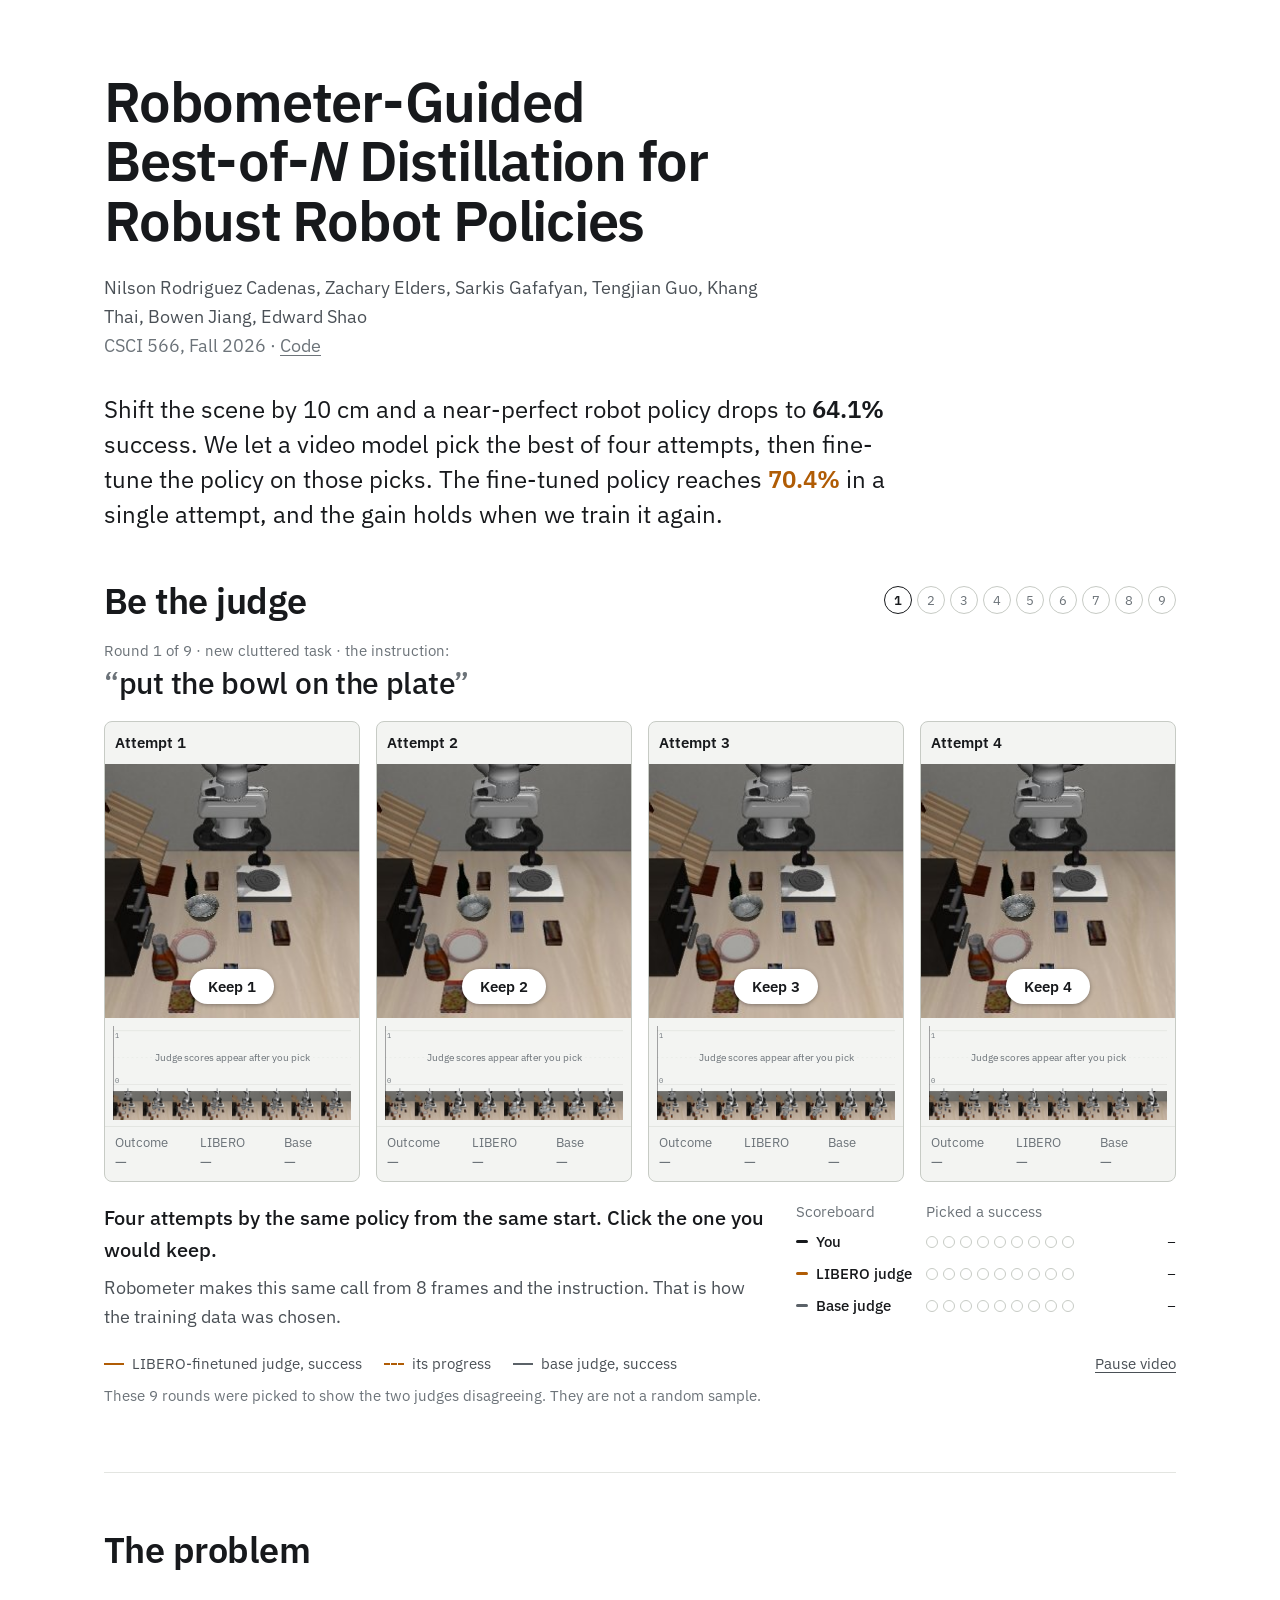
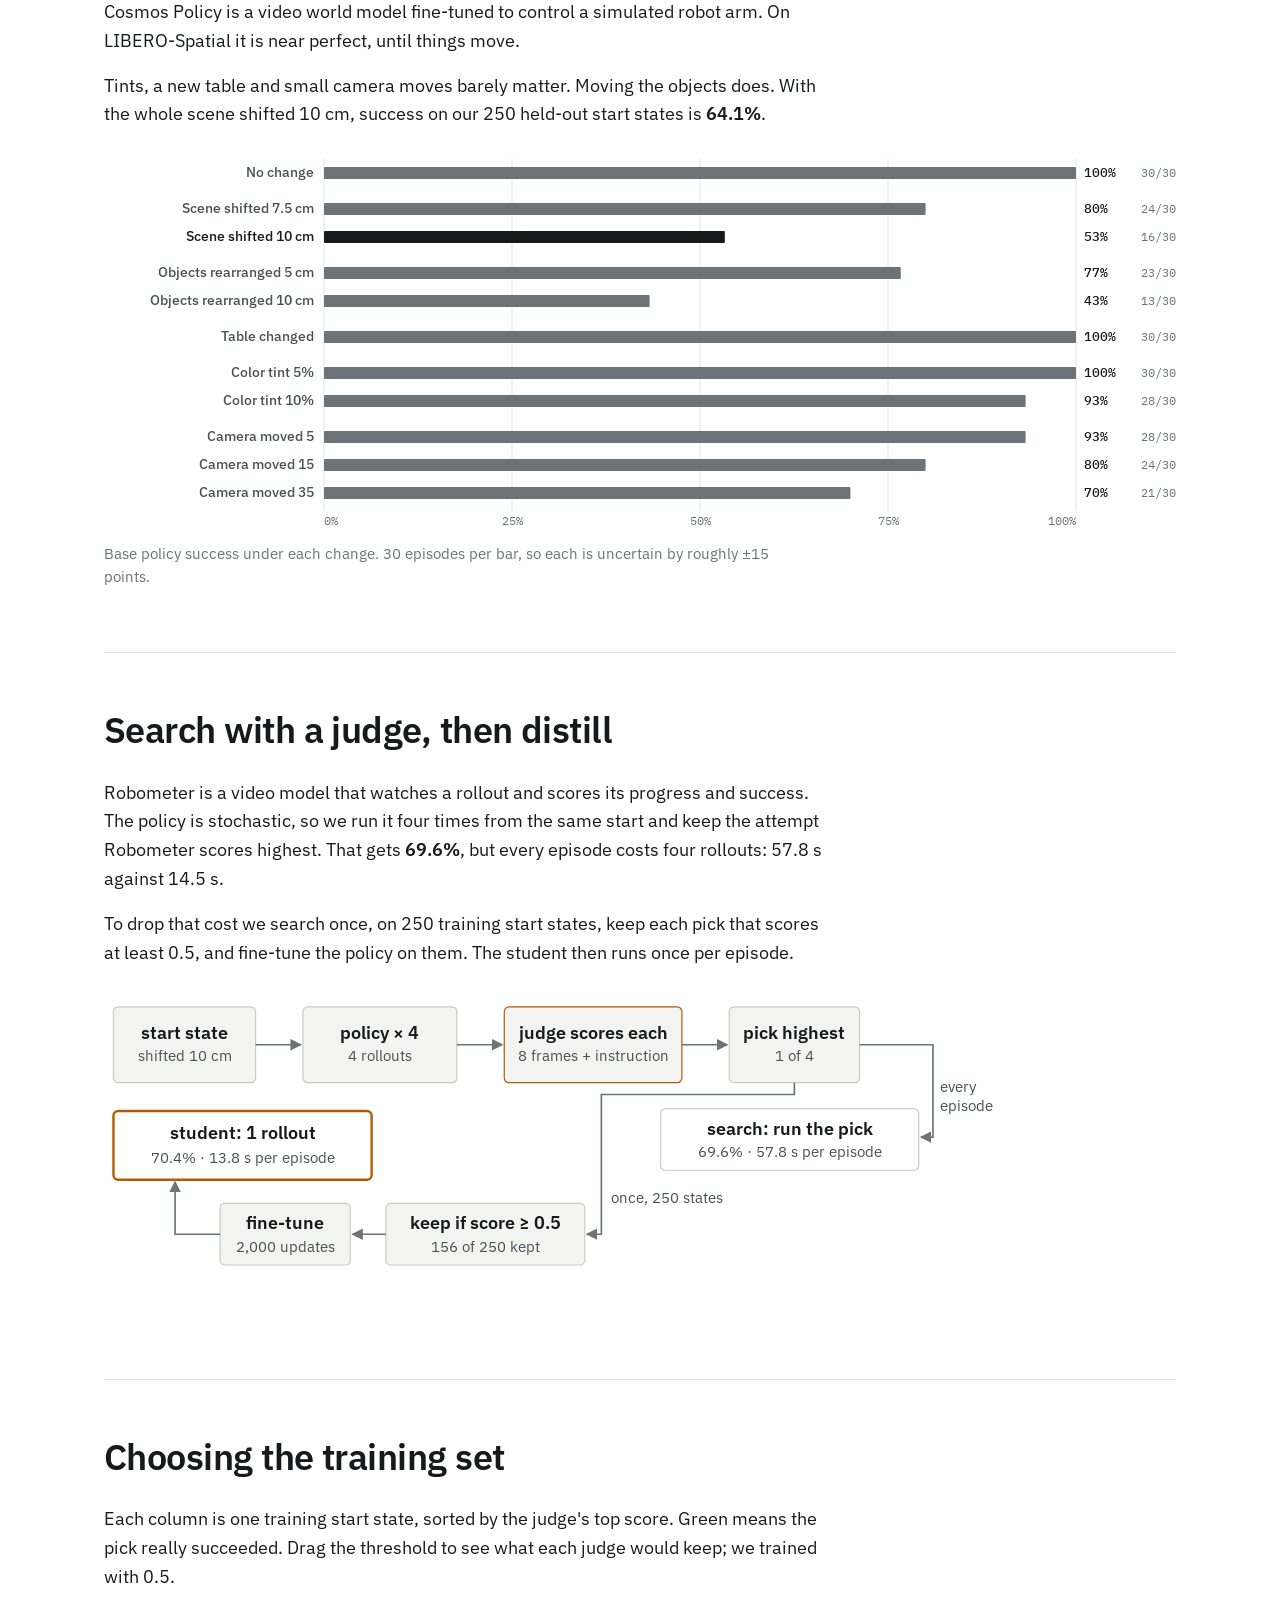
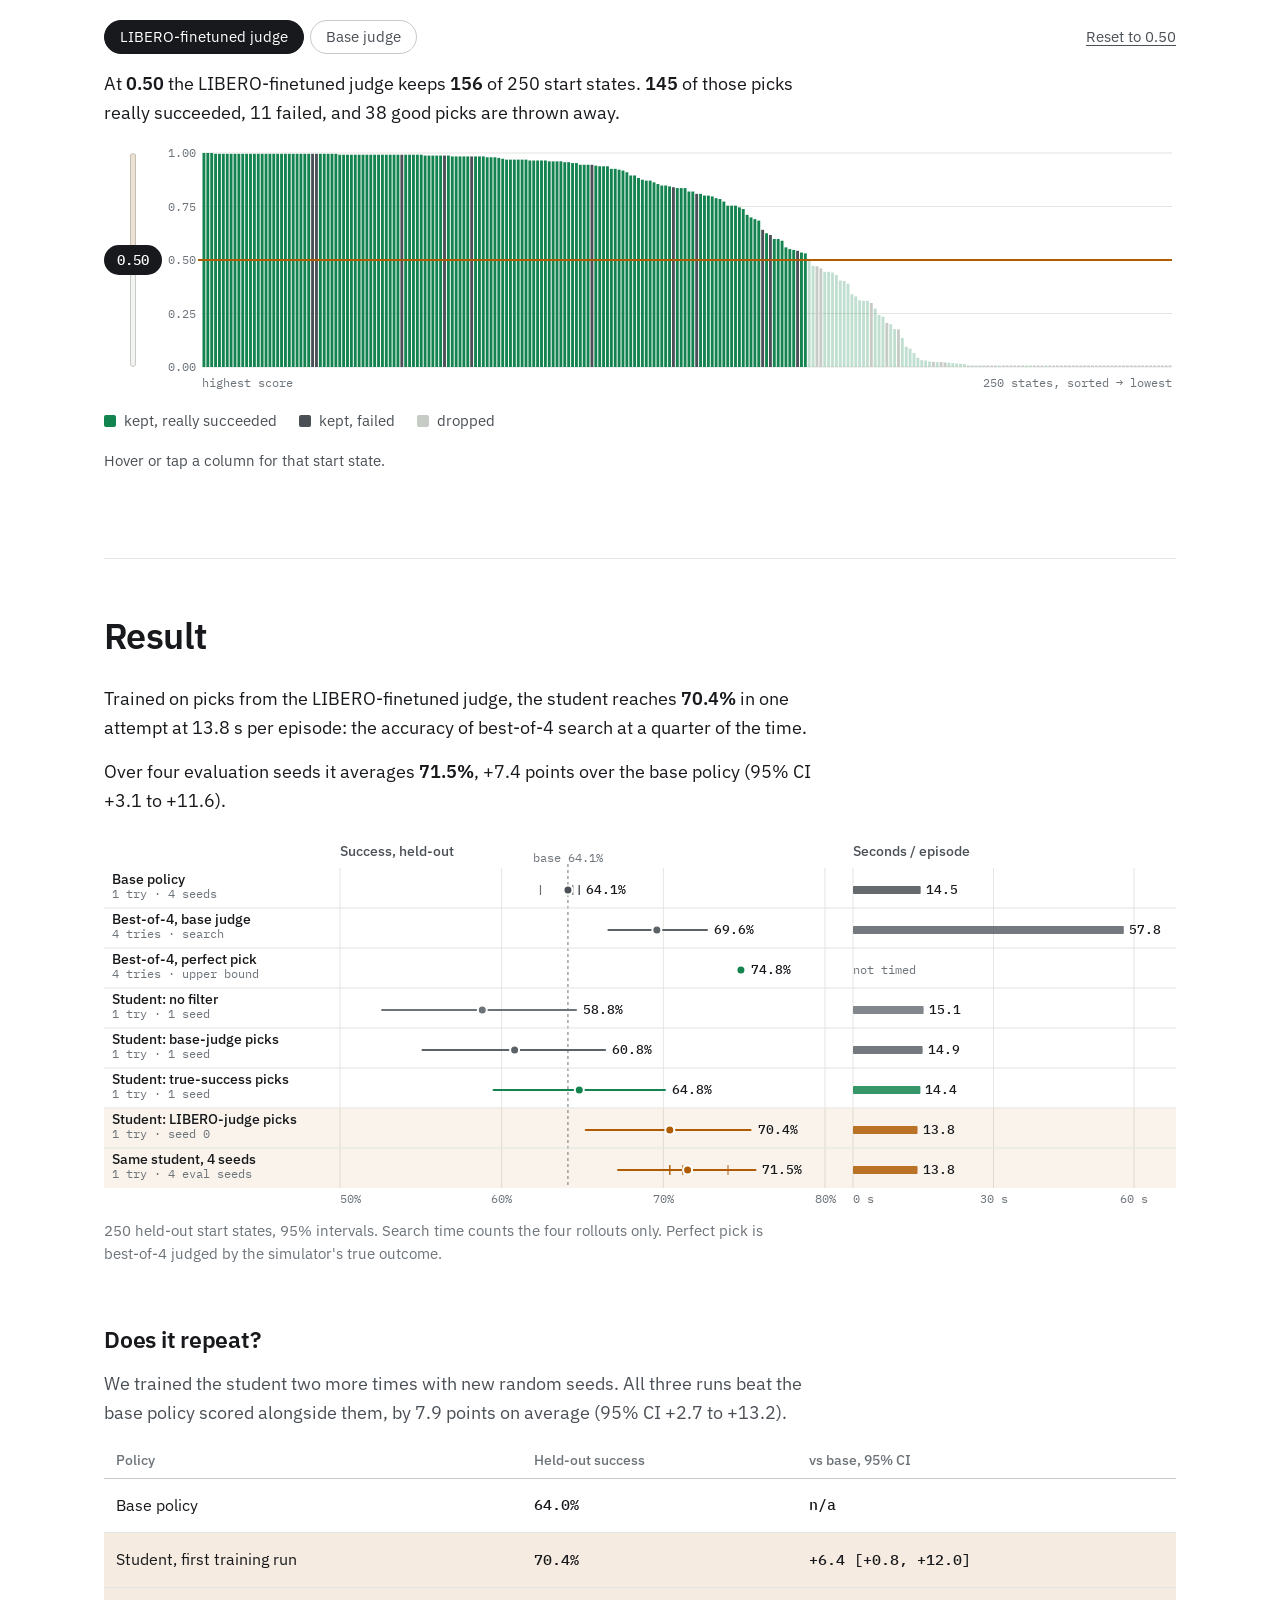
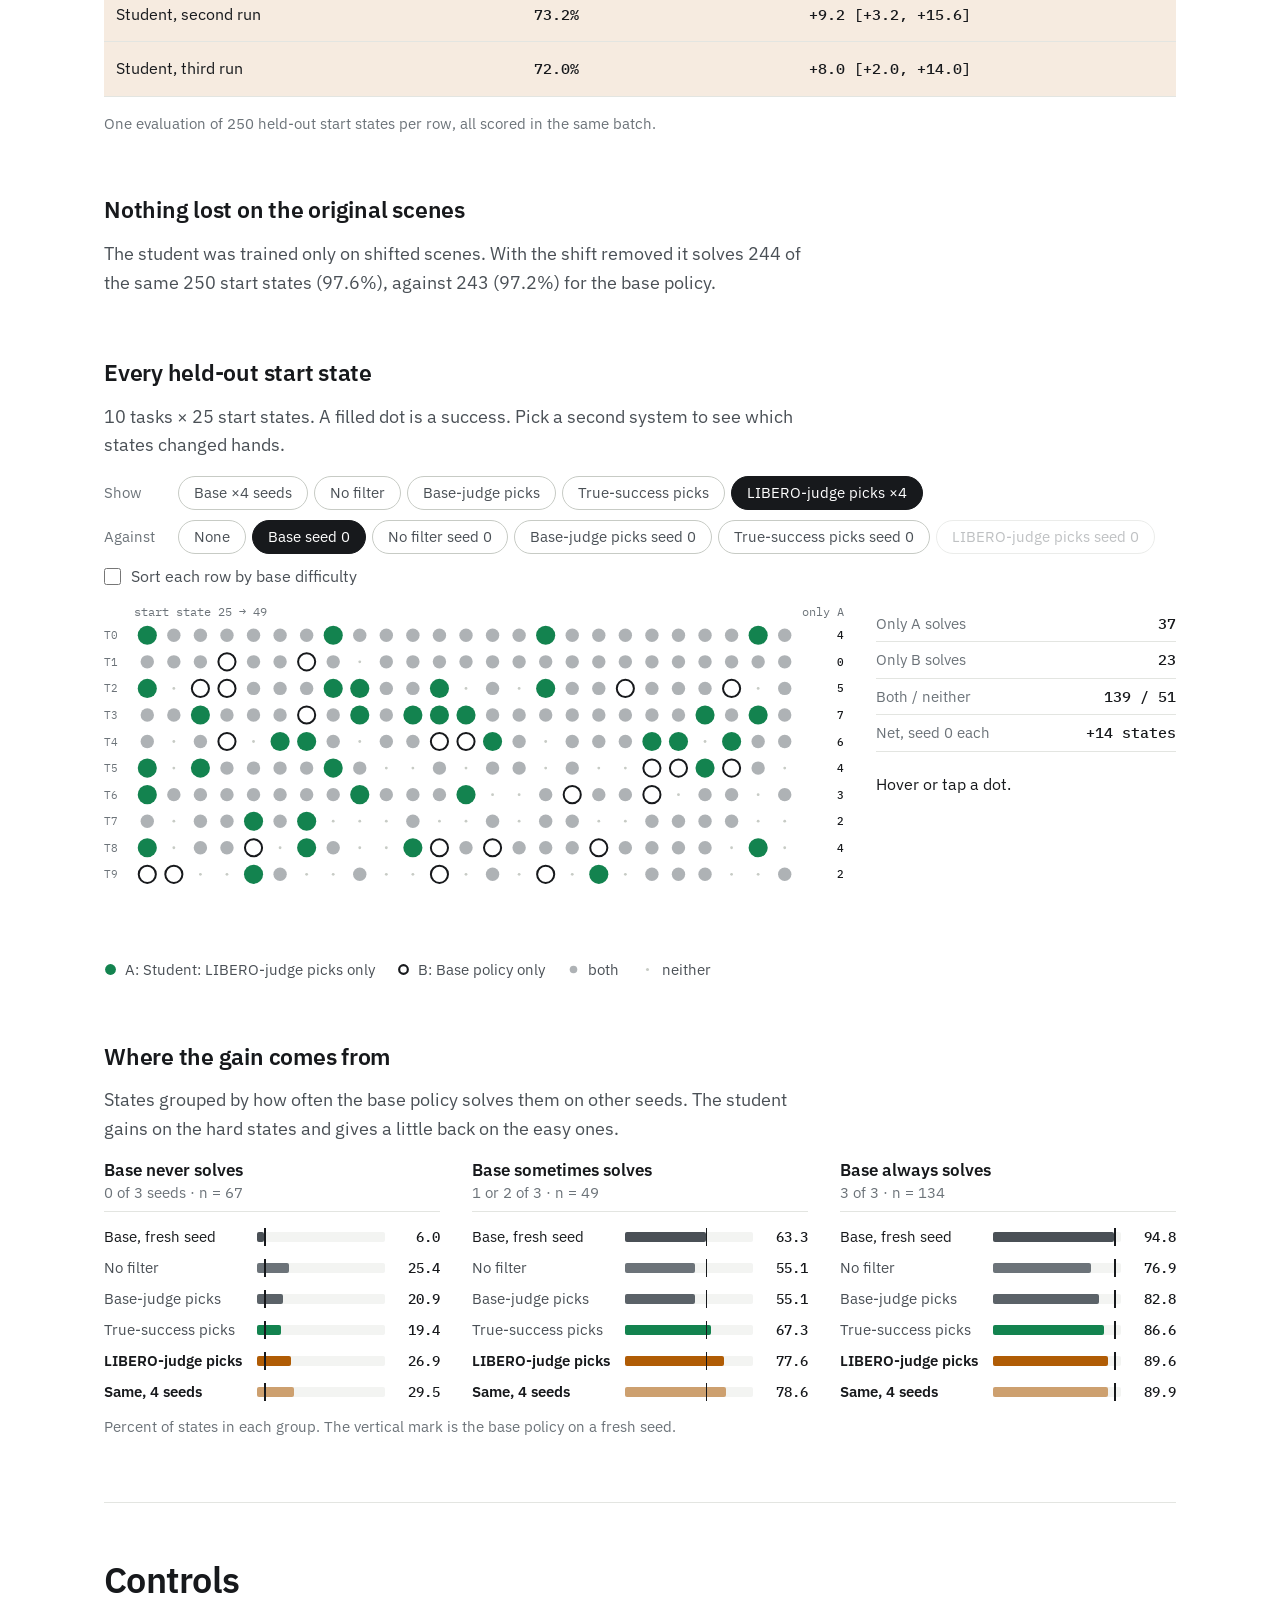
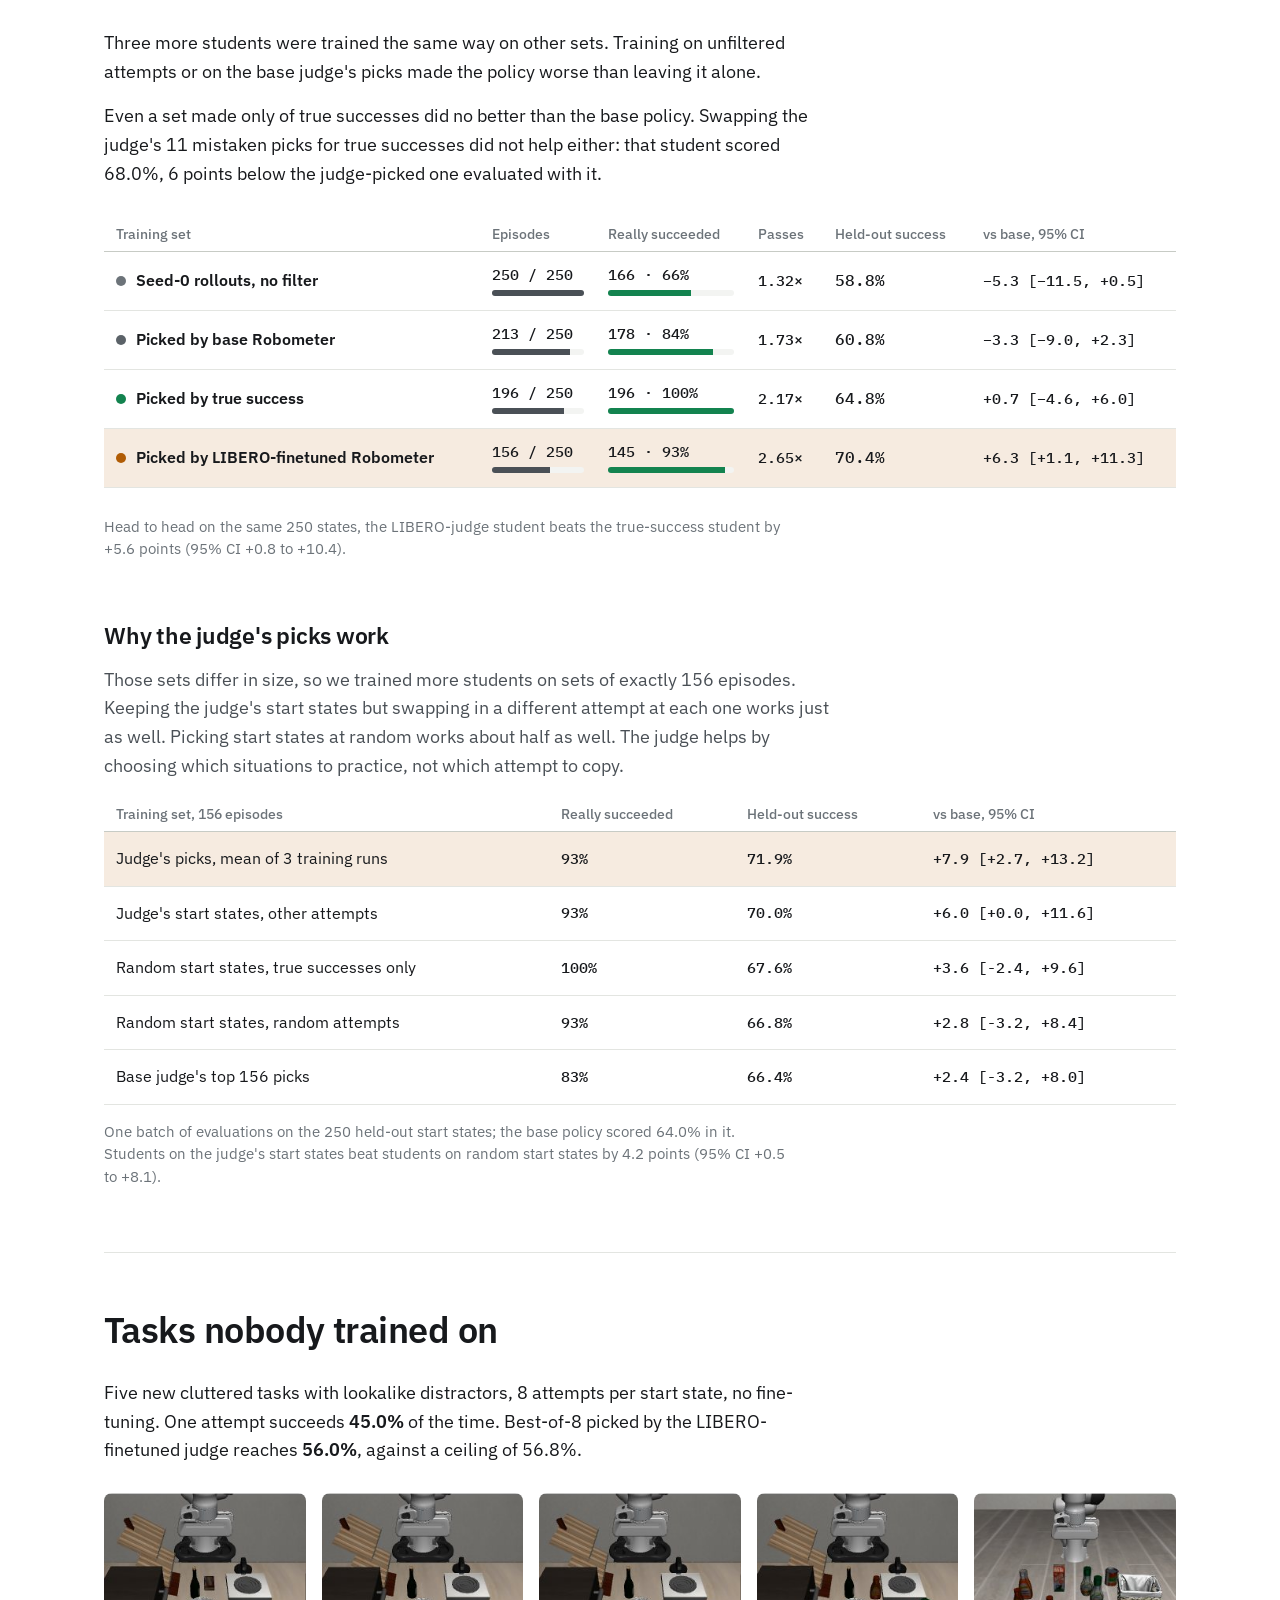
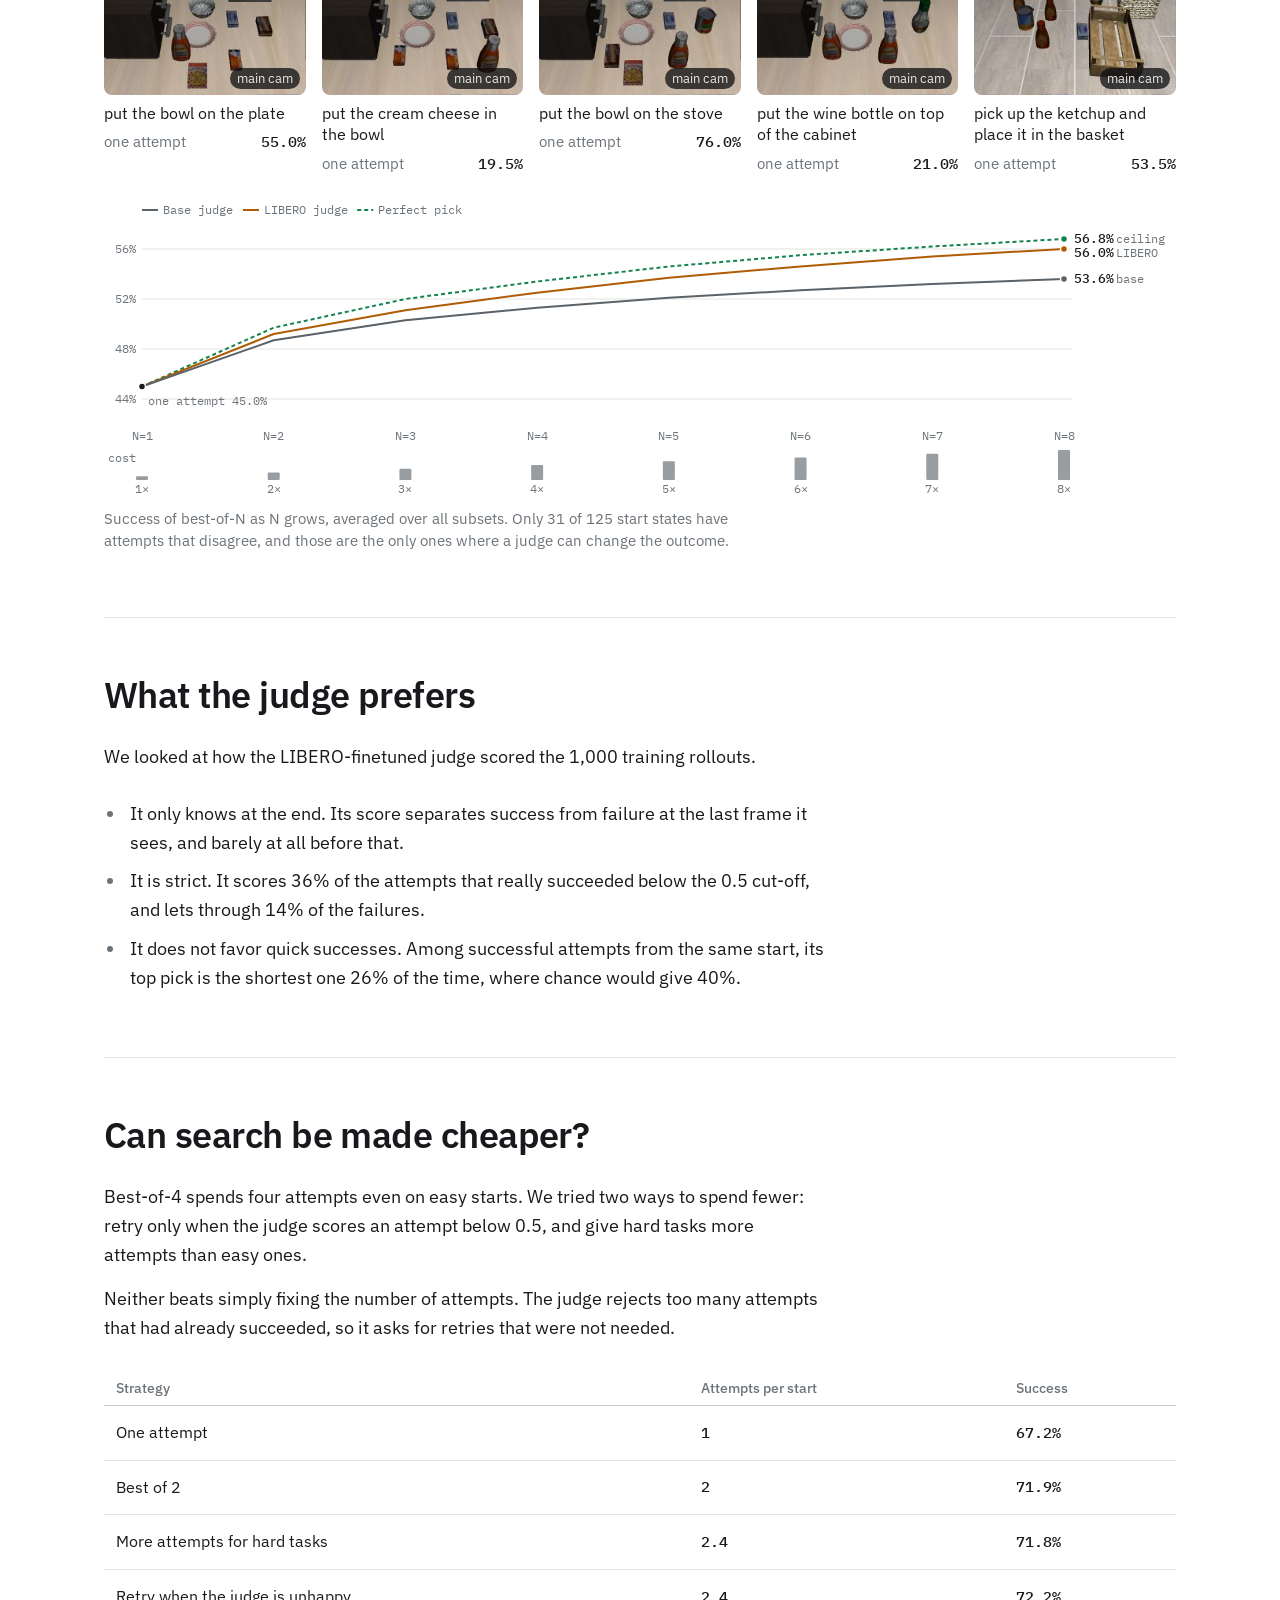
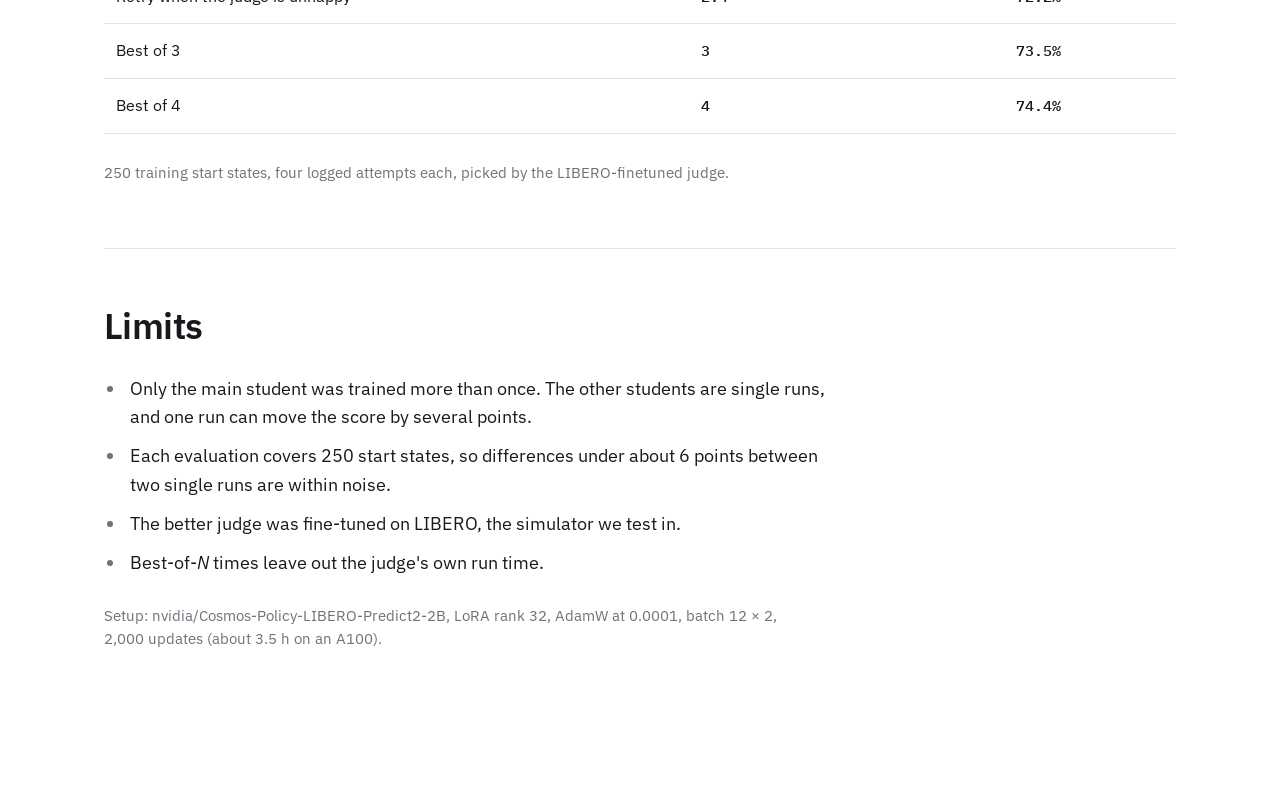
<file: docs/index.html>
<!doctype html>
<html lang="en">
<head>
<meta charset="utf-8">
<meta name="viewport" content="width=device-width, initial-scale=1, viewport-fit=cover">
<title>Robometer-Guided Best-of-N Distillation</title>
<meta name="description" content="A video model picks the best of four robot attempts; the policy is fine-tuned on its picks and then runs once. CSCI 566 course project.">
<link rel="preconnect" href="https://fonts.googleapis.com">
<link rel="preconnect" href="https://fonts.gstatic.com" crossorigin>
<link rel="stylesheet" href="https://fonts.googleapis.com/css2?family=IBM+Plex+Sans:ital,wght@0,400;0,500;0,600;1,400;1,600&family=IBM+Plex+Mono:wght@400;500&display=swap">
<link rel="stylesheet" href="style.css">
<link rel="icon" href="data:,">
</head>
<body>
<div class="wrap">

<header class="plate">
  <h1>Robometer-Guided <span class="nb">Best-of-<i>N</i></span> Distillation for Robust Robot Policies</h1>
  <p class="byline" id="site-authors" hidden></p>
  <p class="byline byline-c">CSCI 566, Fall 2026<span id="site-links"></span></p>
  <p class="plate-sum">Shift the scene by 10 cm and a near-perfect robot policy drops to <b>64.1%</b> success. We let a video model pick the best of four attempts, then fine-tune the policy on those picks. The fine-tuned policy reaches <b class="key">70.4%</b> in a single attempt, and the gain holds when we train it again.</p>
</header>

<section class="panel panel-game" id="judge" aria-labelledby="judge-h">
  <div class="ph">
    <h2 id="judge-h">Be the judge</h2>
    <ol class="g-pips" id="g-pips" aria-label="Rounds"></ol>
  </div>
  <div class="g-inst">
    <span class="lbl" id="g-meta">Loading rounds</span>
    <p class="g-instr" id="g-instr">&nbsp;</p>
  </div>
  <div class="monitors" id="monitors"></div>
  <div class="g-console">
    <div class="g-msg" id="g-msg" aria-live="polite"></div>
    <div class="g-score" id="g-score" aria-label="Scoreboard"></div>
  </div>
  <div class="g-foot">
    <span class="legend"><i class="sw sw-lib"></i>LIBERO-finetuned judge, success</span>
    <span class="legend"><i class="sw sw-libp"></i>its progress</span>
    <span class="legend"><i class="sw sw-base"></i>base judge, success</span>
    <span class="g-caveat">These 9 rounds were picked to show the two judges disagreeing. They are not a random sample.</span>
  </div>
</section>

<section class="panel" id="problem" aria-labelledby="problem-h">
  <div class="ph"><h2 id="problem-h">The problem</h2></div>
  <div class="txt">
    <p>Cosmos Policy is a video world model fine-tuned to control a simulated robot arm. On LIBERO-Spatial it is near perfect, until things move.</p>
    <p>Tints, a new table and small camera moves barely matter. Moving the objects does. With the whole scene shifted 10 cm, success on our 250 held-out start states is <b>64.1%</b>.</p>
  </div>
  <figure class="fig" id="fig-shift">
    <div class="chart" id="chart-shift"><p class="await">Waiting for data</p></div>
    <figcaption class="cap">Base policy success under each change. 30 episodes per bar, so each is uncertain by roughly ±15 points.</figcaption>
  </figure>
</section>

<section class="panel" id="search" aria-labelledby="search-h">
  <div class="ph"><h2 id="search-h">Search with a judge, then distill</h2></div>
  <div class="txt">
    <p>Robometer is a video model that watches a rollout and scores its progress and success. The policy is stochastic, so we run it four times from the same start and keep the attempt Robometer scores highest. That gets <b>69.6%</b>, but every episode costs four rollouts: 57.8 s against 14.5 s.</p>
    <p>To drop that cost we search once, on 250 training start states, keep each pick that scores at least 0.5, and fine-tune the policy on them. The student then runs once per episode.</p>
  </div>
  <figure class="fig fig-diagram">
    <div class="dia-scroll">
      <svg id="dia" viewBox="0 0 760 270" role="img" aria-label="The same pick drives both methods. Search uses the pick as the episode's result and repeats every episode. Distillation keeps the pick if its score is at least 0.5 and fine-tunes the policy on it, so the student runs once.">
        <defs>
          <marker id="arw" viewBox="0 0 8 8" refX="7" refY="4" markerWidth="7" markerHeight="7" orient="auto-start-reverse"><path d="M0 0 L8 4 L0 8 z" fill="currentColor"></path></marker>
        </defs>
        <g transform="translate(0 -30)">
        <g class="d-box"><rect x="8" y="40" width="120" height="64" rx="4"></rect><text x="68" y="67" class="d-t">start state</text><text x="68" y="86" class="d-s">shifted 10 cm</text></g>
        <g class="d-box"><rect x="168" y="40" width="130" height="64" rx="4"></rect><text x="233" y="67" class="d-t">policy × 4</text><text x="233" y="86" class="d-s">4 rollouts</text></g>
        <g class="d-box d-judge"><rect x="338" y="40" width="150" height="64" rx="4"></rect><text x="413" y="67" class="d-t">judge scores each</text><text x="413" y="86" class="d-s">8 frames + instruction</text></g>
        <g class="d-box"><rect x="528" y="40" width="110" height="64" rx="4"></rect><text x="583" y="67" class="d-t">pick highest</text><text x="583" y="86" class="d-s">1 of 4</text></g>
        <line class="d-a" x1="128" y1="72" x2="166" y2="72" marker-end="url(#arw)"></line>
        <line class="d-a" x1="298" y1="72" x2="336" y2="72" marker-end="url(#arw)"></line>
        <line class="d-a" x1="488" y1="72" x2="526" y2="72" marker-end="url(#arw)"></line>
        <path class="d-a" d="M638 72 H700 V150 H690" marker-end="url(#arw)"></path>
        <text x="706" y="112" class="d-s d-l">every</text><text x="706" y="128" class="d-s d-l">episode</text>
        <g class="d-box d-out"><rect x="470" y="126" width="218" height="52" rx="4"></rect><text x="579" y="148" class="d-t">search: run the pick</text><text x="579" y="167" class="d-s">69.6% · 57.8 s per episode</text></g>
        <path class="d-a" d="M583 104 V114 H420 V232 H408" marker-end="url(#arw)"></path>
        <text x="428" y="206" class="d-s d-l">once, 250 states</text>
        <g class="d-box"><rect x="238" y="206" width="168" height="52" rx="4"></rect><text x="322" y="228" class="d-t">keep if score ≥ 0.5</text><text x="322" y="247" class="d-s">156 of 250 kept</text></g>
        <g class="d-box"><rect x="98" y="206" width="110" height="52" rx="4"></rect><text x="153" y="228" class="d-t">fine-tune</text><text x="153" y="247" class="d-s">2,000 updates</text></g>
        <line class="d-a" x1="238" y1="232" x2="210" y2="232" marker-end="url(#arw)"></line>
        <path class="d-a" d="M98 232 H60 V188" marker-end="url(#arw)"></path>
        <g class="d-box d-out d-key"><rect x="8" y="128" width="218" height="58" rx="4"></rect><text x="117" y="152" class="d-t">student: 1 rollout</text><text x="117" y="172" class="d-s">70.4% · 13.8 s per episode</text></g>
        </g>
      </svg>
    </div>
  </figure>
</section>

<section class="panel" id="distill" aria-labelledby="distill-h">
  <div class="ph"><h2 id="distill-h">Choosing the training set</h2></div>
  <div class="txt">
    <p>Each column is one training start state, sorted by the judge's top score. Green means the pick really succeeded. Drag the threshold to see what each judge would keep; we trained with 0.5.</p>
  </div>
  <div class="thr">
    <div class="thr-top">
      <div class="seg" role="radiogroup" aria-label="Judge" id="thr-judge">
        <button type="button" role="radio" aria-checked="true" data-j="l" class="seg-b">LIBERO-finetuned judge</button>
        <button type="button" role="radio" aria-checked="false" data-j="b" class="seg-b">Base judge</button>
      </div>
      <button type="button" class="link-btn" id="thr-reset">Reset to 0.50</button>
    </div>
    <p class="thr-ro" id="thr-ro" aria-live="polite"></p>
    <div class="thr-body">
      <div class="fader" id="fader" role="slider" tabindex="0" aria-label="Score threshold" aria-valuemin="0" aria-valuemax="1" aria-valuenow="0.5">
        <div class="fader-track"><div class="fader-fill" id="fader-fill"></div></div>
        <div class="fader-knob" id="fader-knob"><span id="fader-val">0.50</span></div>
      </div>
      <div class="chart thr-chart" id="chart-thr"><p class="await">Waiting for data</p></div>
    </div>
    <div class="thr-legend">
      <span class="legend"><i class="sw sw-ok"></i>kept, really succeeded</span>
      <span class="legend"><i class="sw sw-fail"></i>kept, failed</span>
      <span class="legend"><i class="sw sw-drop"></i>dropped</span>
    </div>
    <p class="thr-hover" id="thr-hover" aria-live="polite">Hover or tap a column for that start state.</p>
  </div>
</section>

<section class="panel" id="result" aria-labelledby="result-h">
  <div class="ph"><h2 id="result-h">Result</h2></div>
  <div class="txt">
    <p>Trained on picks from the LIBERO-finetuned judge, the student reaches <b>70.4%</b> in one attempt at 13.8 s per episode: the accuracy of best-of-4 search at a quarter of the time.</p>
    <p>Over four evaluation seeds it averages <b>71.5%</b>, +7.4 points over the base policy (95% CI +3.1 to +11.6).</p>
  </div>
  <figure class="fig">
    <div class="chart" id="chart-res"><p class="await">Waiting for data</p></div>
    <figcaption class="cap">250 held-out start states, 95% intervals. Search time counts the four rollouts only. Perfect pick is best-of-4 judged by the simulator's true outcome.</figcaption>
  </figure>
  <div class="sub">
    <h3>Does it repeat?</h3>
    <p class="txt-n">We trained the student two more times with new random seeds. All three runs beat the base policy scored alongside them, by 7.9 points on average (95% CI +2.7 to +13.2).</p>
    <div class="tbl-wrap">
      <table class="sets">
        <thead><tr><th scope="col">Policy</th><th scope="col">Held-out success</th><th scope="col">vs base, 95% CI</th></tr></thead>
        <tbody>
          <tr><td>Base policy</td><td class="n">64.0%</td><td class="n">n/a</td></tr>
          <tr class="key"><td>Student, first training run</td><td class="n">70.4%</td><td class="n">+6.4 [+0.8, +12.0]</td></tr>
          <tr class="key"><td>Student, second run</td><td class="n">73.2%</td><td class="n">+9.2 [+3.2, +15.6]</td></tr>
          <tr class="key"><td>Student, third run</td><td class="n">72.0%</td><td class="n">+8.0 [+2.0, +14.0]</td></tr>
        </tbody>
      </table>
    </div>
    <p class="cap">One evaluation of 250 held-out start states per row, all scored in the same batch.</p>
  </div>
  <div class="sub">
    <h3>Nothing lost on the original scenes</h3>
    <p class="txt-n">The student was trained only on shifted scenes. With the shift removed it solves 244 of the same 250 start states (97.6%), against 243 (97.2%) for the base policy.</p>
  </div>
  <div class="sub">
    <h3>Every held-out start state</h3>
    <p class="txt-n">10 tasks × 25 start states. A filled dot is a success. Pick a second system to see which states changed hands.</p>
    <div class="map-ctl">
      <div class="map-sel">
        <span class="lbl">Show</span>
        <div class="seg seg-wrap" role="radiogroup" aria-label="System shown" id="map-a"></div>
      </div>
      <div class="map-sel">
        <span class="lbl">Against</span>
        <div class="seg seg-wrap" role="radiogroup" aria-label="Compared with" id="map-b"></div>
      </div>
      <label class="chk"><input type="checkbox" id="map-sort"> Sort each row by base difficulty</label>
    </div>
    <div class="map-wrap">
      <div class="chart map" id="chart-map"><p class="await">Waiting for data</p></div>
      <div class="map-side">
        <div class="map-ro" id="map-ro"></div>
        <div class="map-detail" id="map-detail" aria-live="polite"><p>Hover or tap a dot.</p></div>
      </div>
    </div>
    <div class="map-legend" id="map-legend"></div>
  </div>
  <div class="sub">
    <h3>Where the gain comes from</h3>
    <p class="txt-n">States grouped by how often the base policy solves them on other seeds. The student gains on the hard states and gives a little back on the easy ones.</p>
    <div class="chart" id="chart-class"><p class="await">Waiting for data</p></div>
  </div>
</section>

<section class="panel" id="controls" aria-labelledby="controls-h">
  <div class="ph"><h2 id="controls-h">Controls</h2></div>
  <div class="txt">
    <p>Three more students were trained the same way on other sets. Training on unfiltered attempts or on the base judge's picks made the policy worse than leaving it alone.</p>
    <p>Even a set made only of true successes did no better than the base policy. Swapping the judge's 11 mistaken picks for true successes did not help either: that student scored 68.0%, 6 points below the judge-picked one evaluated with it.</p>
  </div>
  <div class="chart tbl-wrap" id="chart-sets"><p class="await">Waiting for data</p></div>
  <p class="cap" id="sets-pair"></p>
  <div class="sub">
    <h3>Why the judge's picks work</h3>
    <p class="txt-n">Those sets differ in size, so we trained more students on sets of exactly 156 episodes. Keeping the judge's start states but swapping in a different attempt at each one works just as well. Picking start states at random works about half as well. The judge helps by choosing which situations to practice, not which attempt to copy.</p>
    <div class="tbl-wrap">
      <table class="sets">
        <thead><tr><th scope="col">Training set, 156 episodes</th><th scope="col">Really succeeded</th><th scope="col">Held-out success</th><th scope="col">vs base, 95% CI</th></tr></thead>
        <tbody>
          <tr class="key"><td>Judge's picks, mean of 3 training runs</td><td class="n">93%</td><td class="n">71.9%</td><td class="n">+7.9 [+2.7, +13.2]</td></tr>
          <tr><td>Judge's start states, other attempts</td><td class="n">93%</td><td class="n">70.0%</td><td class="n">+6.0 [+0.0, +11.6]</td></tr>
          <tr><td>Random start states, true successes only</td><td class="n">100%</td><td class="n">67.6%</td><td class="n">+3.6 [-2.4, +9.6]</td></tr>
          <tr><td>Random start states, random attempts</td><td class="n">93%</td><td class="n">66.8%</td><td class="n">+2.8 [-3.2, +8.4]</td></tr>
          <tr><td>Base judge's top 156 picks</td><td class="n">83%</td><td class="n">66.4%</td><td class="n">+2.4 [-3.2, +8.0]</td></tr>
        </tbody>
      </table>
    </div>
    <p class="cap">One batch of evaluations on the 250 held-out start states; the base policy scored 64.0% in it. Students on the judge's start states beat students on random start states by 4.2 points (95% CI +0.5 to +8.1).</p>
  </div>
</section>

<section class="panel" id="novel" aria-labelledby="novel-h">
  <div class="ph"><h2 id="novel-h">Tasks nobody trained on</h2></div>
  <div class="txt">
    <p>Five new cluttered tasks with lookalike distractors, 8 attempts per start state, no fine-tuning. One attempt succeeds <b>45.0%</b> of the time. Best-of-8 picked by the LIBERO-finetuned judge reaches <b>56.0%</b>, against a ceiling of 56.8%.</p>
  </div>
  <div class="novel-tasks" id="novel-tasks"></div>
  <figure class="fig">
    <div class="chart" id="chart-bon"><p class="await">Waiting for data</p></div>
    <figcaption class="cap" id="novel-note"></figcaption>
  </figure>
</section>

<section class="panel" id="prefers" aria-labelledby="prefers-h">
  <div class="ph"><h2 id="prefers-h">What the judge prefers</h2></div>
  <div class="txt">
    <p>We looked at how the LIBERO-finetuned judge scored the 1,000 training rollouts.</p>
  </div>
  <ul class="limits">
    <li>It only knows at the end. Its score separates success from failure at the last frame it sees, and barely at all before that.</li>
    <li>It is strict. It scores 36% of the attempts that really succeeded below the 0.5 cut-off, and lets through 14% of the failures.</li>
    <li>It does not favor quick successes. Among successful attempts from the same start, its top pick is the shortest one 26% of the time, where chance would give 40%.</li>
  </ul>
</section>

<section class="panel" id="adaptive" aria-labelledby="adaptive-h">
  <div class="ph"><h2 id="adaptive-h">Can search be made cheaper?</h2></div>
  <div class="txt">
    <p>Best-of-4 spends four attempts even on easy starts. We tried two ways to spend fewer: retry only when the judge scores an attempt below 0.5, and give hard tasks more attempts than easy ones.</p>
    <p>Neither beats simply fixing the number of attempts. The judge rejects too many attempts that had already succeeded, so it asks for retries that were not needed.</p>
  </div>
  <div class="tbl-wrap">
    <table class="sets">
      <thead><tr><th scope="col">Strategy</th><th scope="col">Attempts per start</th><th scope="col">Success</th></tr></thead>
      <tbody>
        <tr><td>One attempt</td><td class="n">1</td><td class="n">67.2%</td></tr>
        <tr><td>Best of 2</td><td class="n">2</td><td class="n">71.9%</td></tr>
        <tr><td>More attempts for hard tasks</td><td class="n">2.4</td><td class="n">71.8%</td></tr>
        <tr><td>Retry when the judge is unhappy</td><td class="n">2.4</td><td class="n">72.2%</td></tr>
        <tr><td>Best of 3</td><td class="n">3</td><td class="n">73.5%</td></tr>
        <tr><td>Best of 4</td><td class="n">4</td><td class="n">74.4%</td></tr>
      </tbody>
    </table>
  </div>
  <p class="cap">250 training start states, four logged attempts each, picked by the LIBERO-finetuned judge.</p>
</section>

<section class="panel" id="limits" aria-labelledby="limits-h">
  <div class="ph"><h2 id="limits-h">Limits</h2></div>
  <ul class="limits">
    <li>Only the main student was trained more than once. The other students are single runs, and one run can move the score by several points.</li>
    <li>Each evaluation covers 250 start states, so differences under about 6 points between two single runs are within noise.</li>
    <li>The better judge was fine-tuned on LIBERO, the simulator we test in.</li>
    <li>Best-of-<i>N</i> times leave out the judge's own run time.</li>
  </ul>
  <p class="cap" id="setup"></p>
</section>

</div>
<script src="app.js"></script>
</body>
</html>
</file>
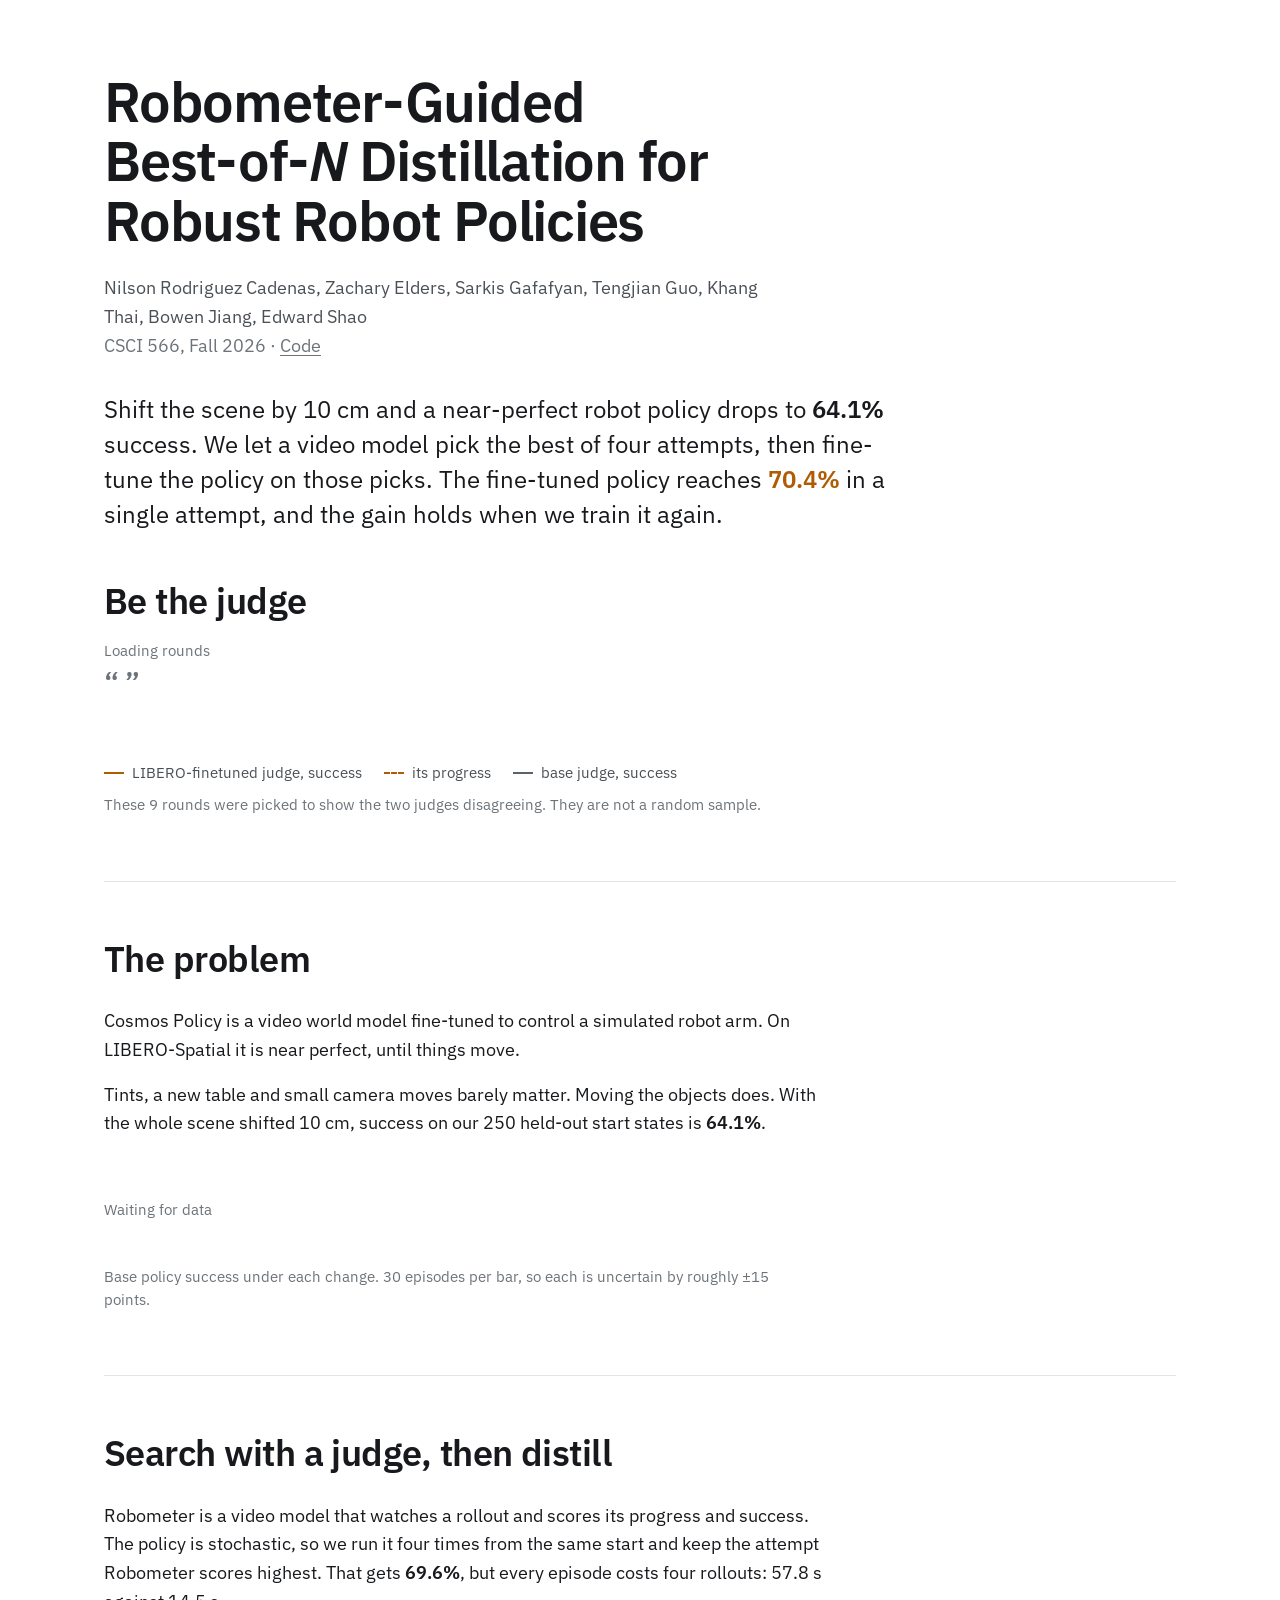
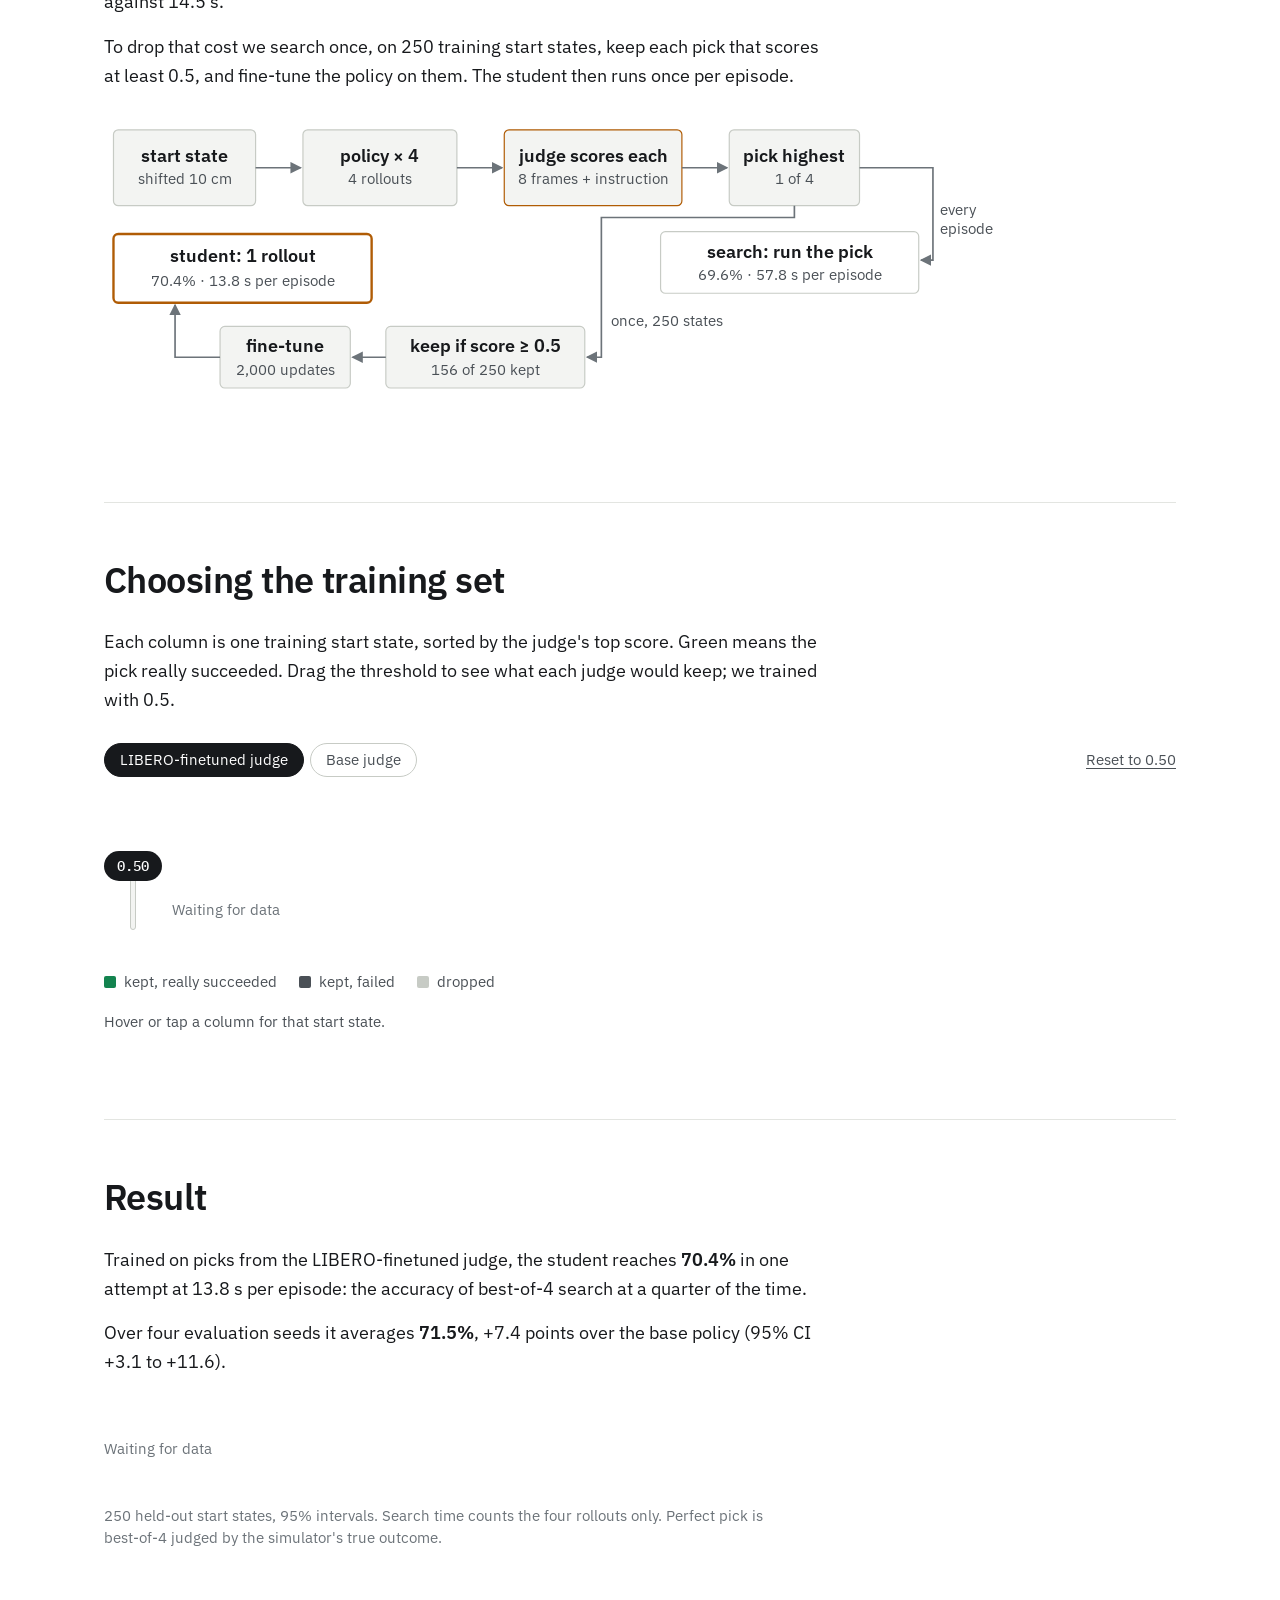
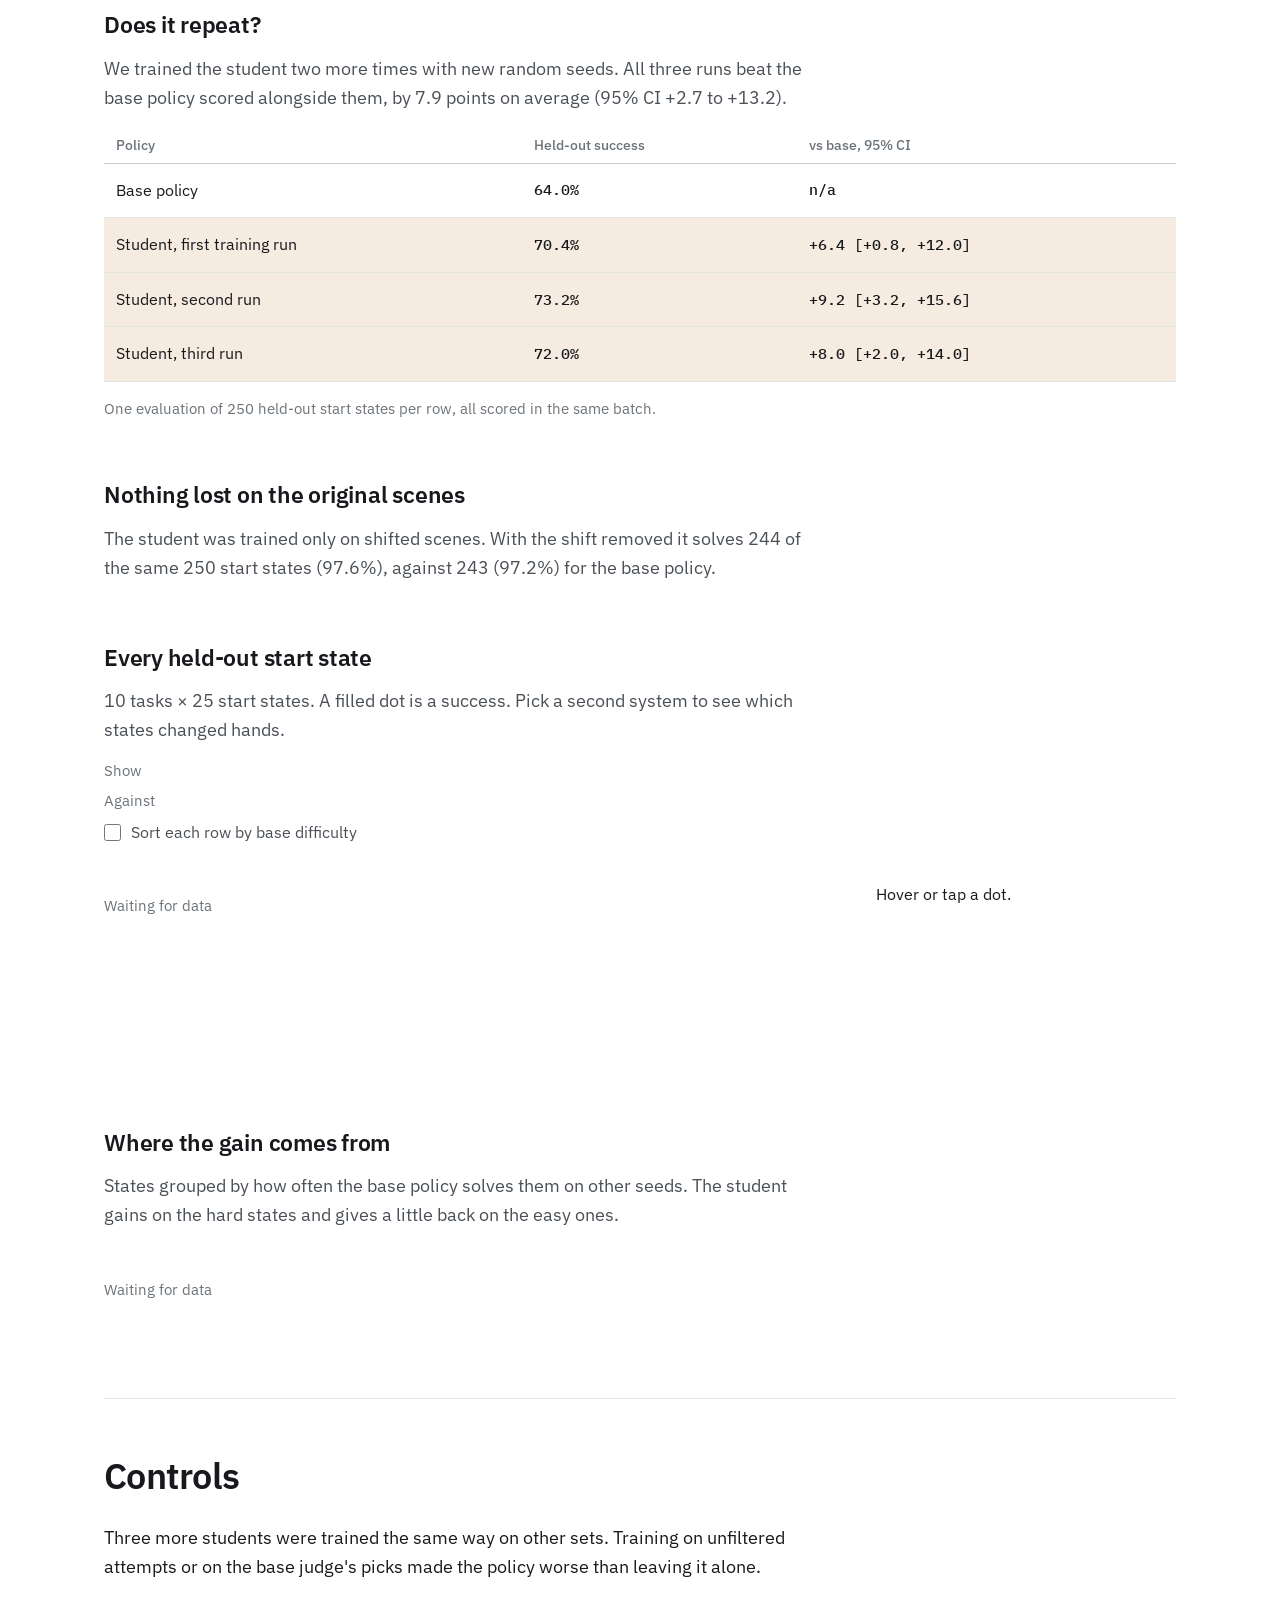
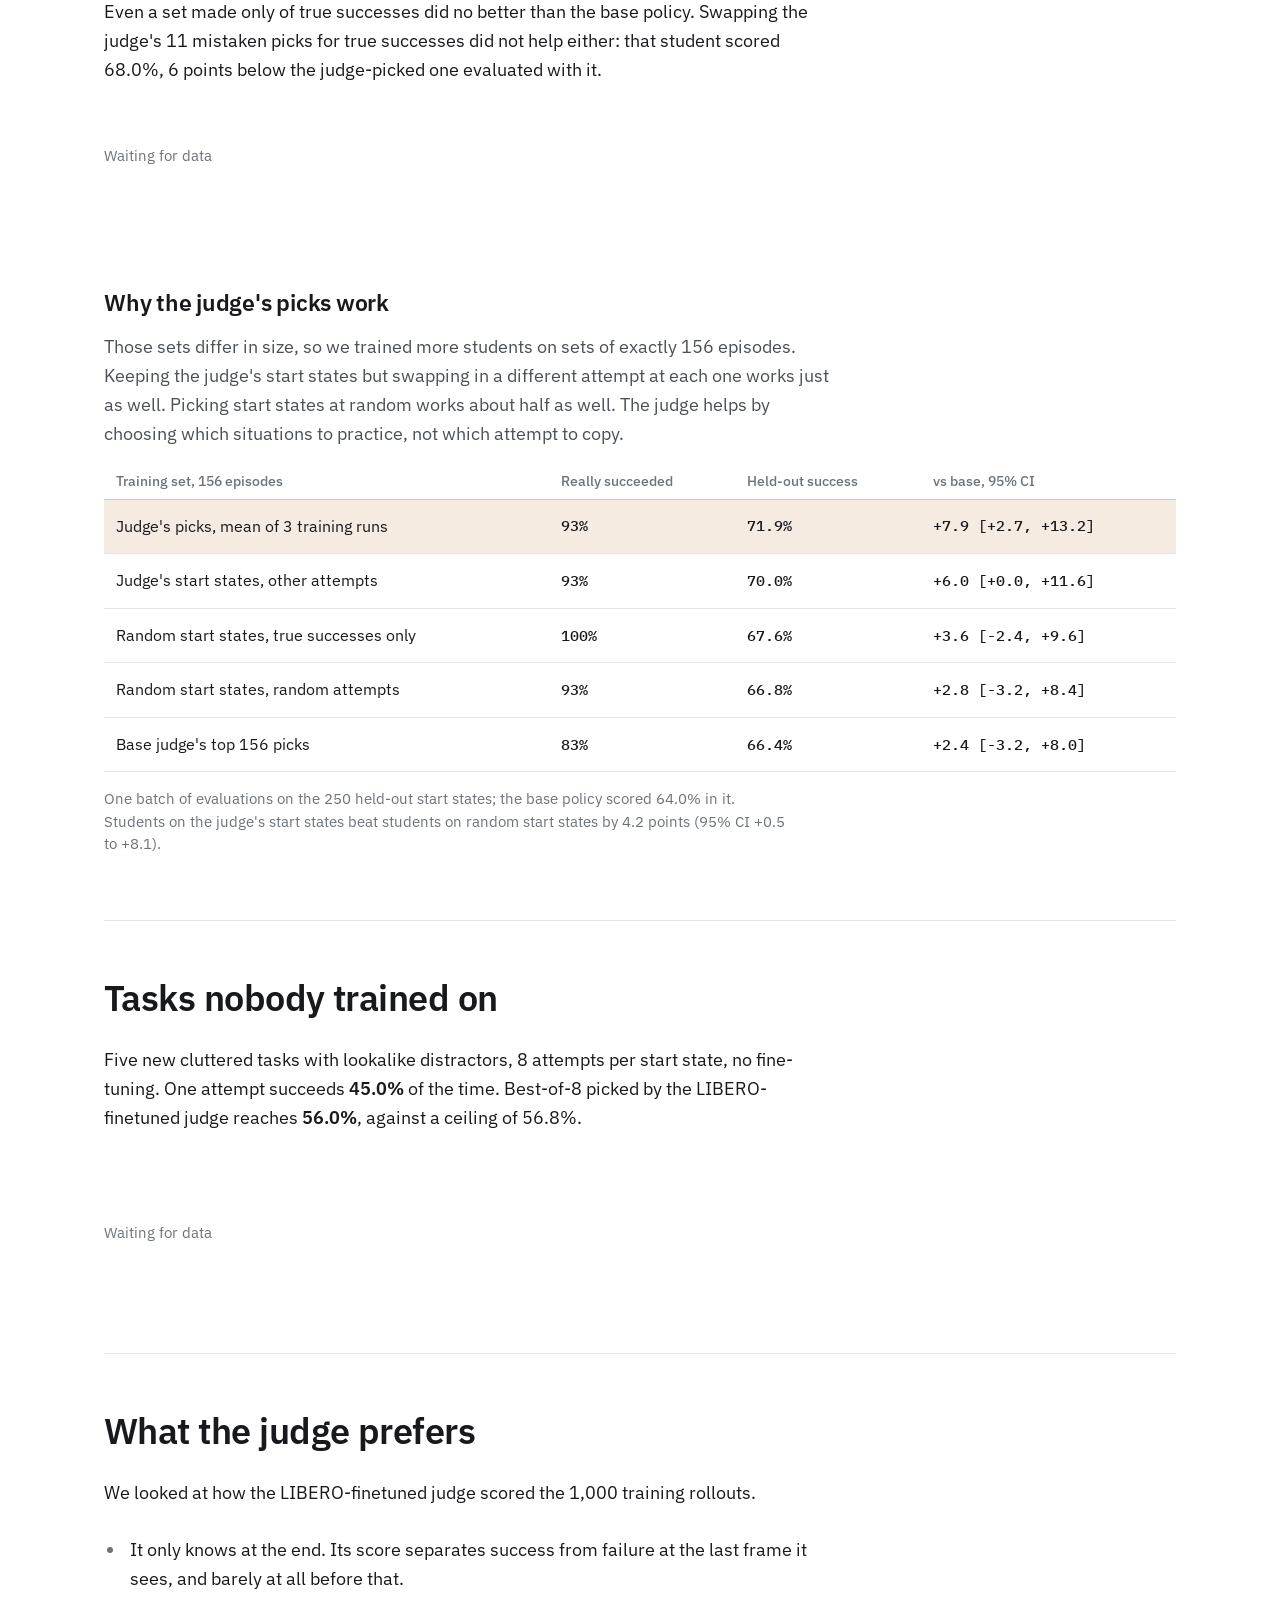
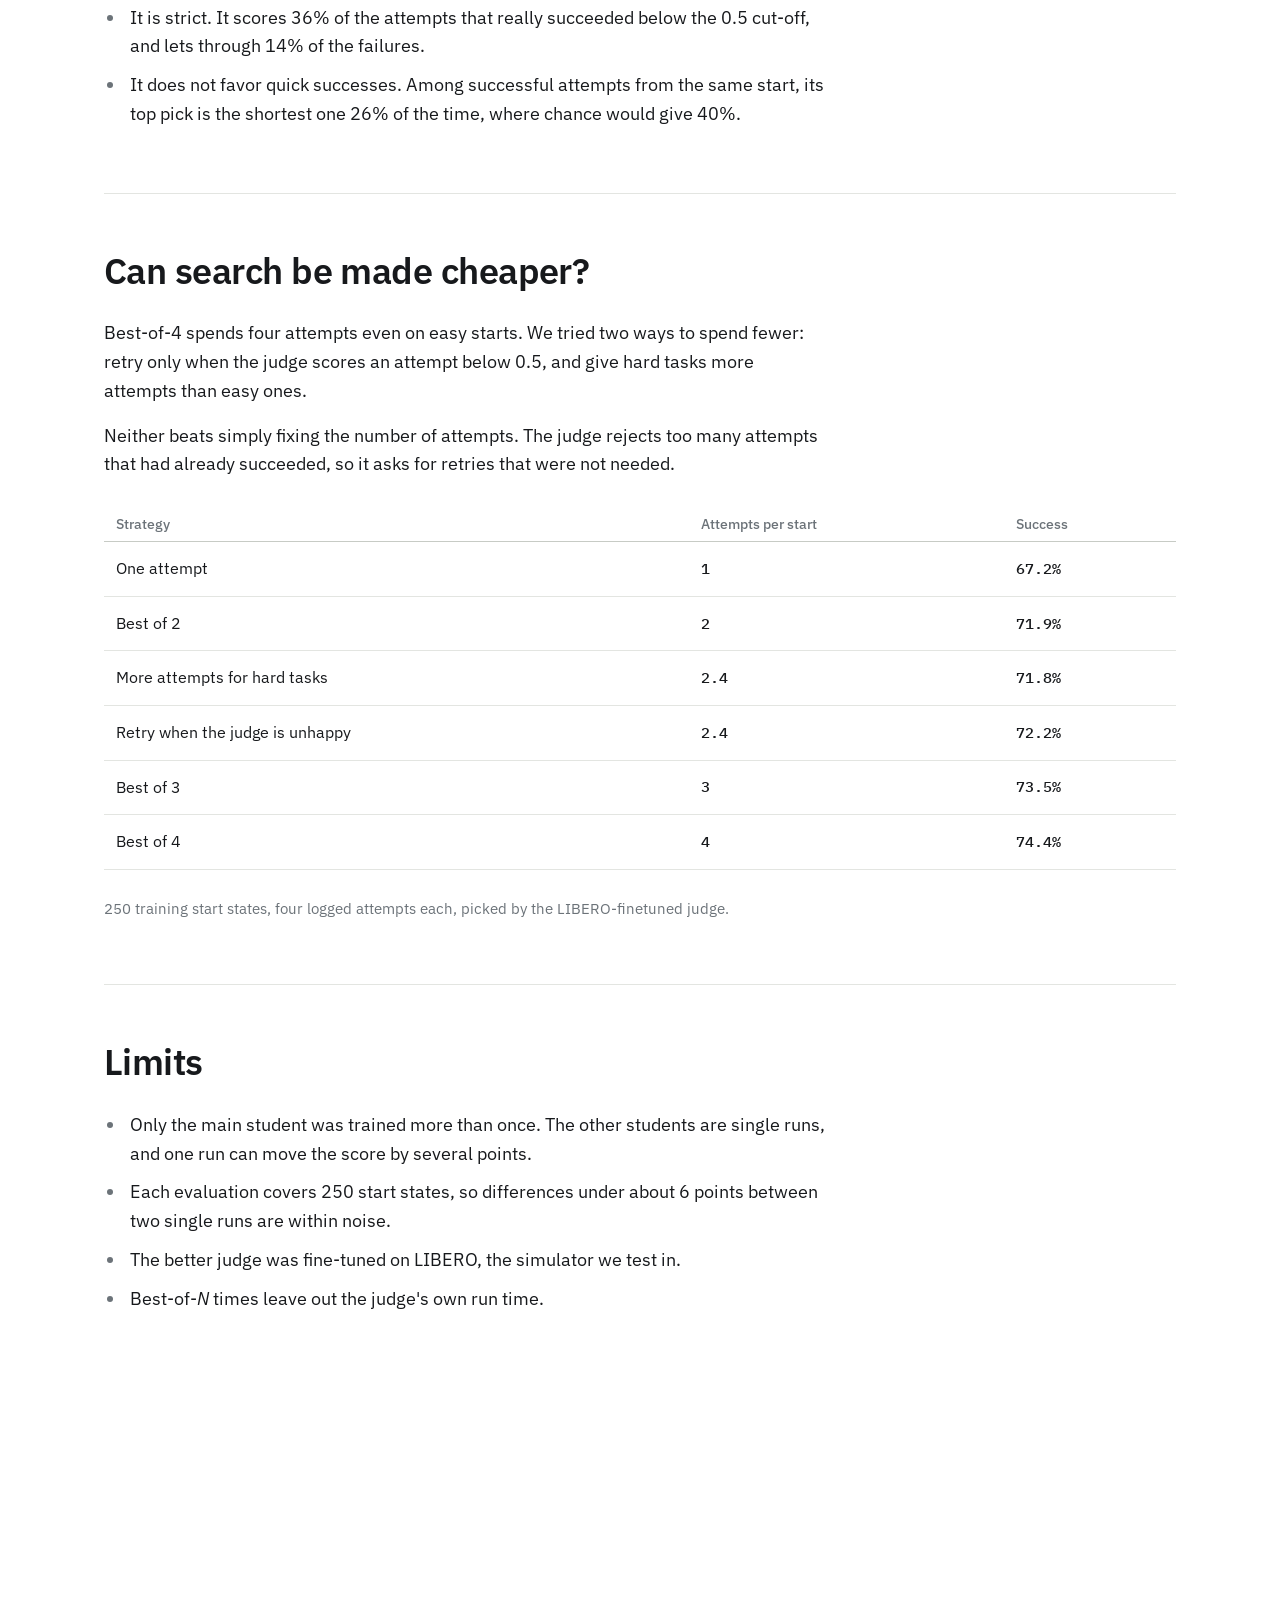
<file: docs/b/index.html>
<!doctype html>
<meta charset="utf-8">
<title>Robometer-Guided Best-of-N Distillation</title>
<meta http-equiv="refresh" content="0; url=../">
<link rel="canonical" href="../">
<a href="../">Open the project page</a>
</file>
<file: docs/style.css>
:root {
  --bg: #ffffff;
  --panel: #ffffff;
  --screen: #f3f4f2;
  --rule: #e3e5e1;
  --rule-2: #c7cbc5;
  --ink: #17191c;
  --ink-2: #4a5056;
  --ink-3: #6c7379;
  --ok: #13834f;
  --ok-dim: rgba(19, 131, 79, 0.26);
  --pick: #b05c05;
  --pick-dim: rgba(176, 92, 5, 0.12);
  --base-j: #5b6268;
  --focus: #b05c05;
  --f-ui: "IBM Plex Sans", "Helvetica Neue", Arial, sans-serif;
  --f-num: "IBM Plex Mono", ui-monospace, "SFMono-Regular", Menlo, Consolas, monospace;
  color-scheme: light;
}
@media (prefers-color-scheme: dark) {
  :root {
    --bg: #131517;
    --panel: #131517;
    --screen: #1c1f22;
    --rule: #2a2f34;
    --rule-2: #424a52;
    --ink: #e8e9e5;
    --ink-2: #b3b9b9;
    --ink-3: #8a9296;
    --ok: #47c48a;
    --ok-dim: rgba(71, 196, 138, 0.28);
    --pick: #f0a63a;
    --pick-dim: rgba(240, 166, 58, 0.16);
    --base-j: #c3c9c9;
    --focus: #f0a63a;
    color-scheme: dark;
  }
}

* { box-sizing: border-box; }
html { -webkit-text-size-adjust: 100%; }
body {
  margin: 0;
  background: var(--bg);
  color: var(--ink);
  font: 400 18px/1.6 var(--f-ui);
  font-variant-numeric: tabular-nums;
}
img, video, svg { max-width: 100%; display: block; }
a { color: inherit; text-underline-offset: 3px; }
b { font-weight: 600; }
i { font-style: italic; }
button { font: inherit; color: inherit; }
:focus-visible { outline: 2px solid var(--focus); outline-offset: 2px; }

.wrap {
  max-width: 1120px;
  margin: 0 auto;
  padding-left: max(24px, env(safe-area-inset-left, 0px));
  padding-right: max(24px, env(safe-area-inset-right, 0px));
  padding-bottom: 96px;
}

.lbl { font-size: 15px; line-height: 1.3; color: var(--ink-3); }

.plate { padding: 72px 0 48px; }
h1 {
  margin: 0 0 24px;
  max-width: 21ch;
  font: 600 clamp(34px, 5vw, 56px)/1.06 var(--f-ui);
  letter-spacing: -0.022em;
  text-wrap: balance;
}
.byline { margin: 0; max-width: 62ch; color: var(--ink-2); }
.nb { white-space: nowrap; }
.byline-c { color: var(--ink-3); }
.plate-sum {
  margin: 32px 0 0;
  max-width: 58ch;
  font-size: clamp(20px, 2.1vw, 24px);
  line-height: 1.45;
  text-wrap: pretty;
}
.plate-sum b.key { color: var(--pick); }

.panel {
  border-top: 1px solid var(--rule);
  padding: 56px 0 64px;
  display: grid;
  gap: 28px;
  min-width: 0;
}
.ph { display: flex; align-items: center; justify-content: space-between; gap: 12px 24px; flex-wrap: wrap; }
h2 {
  margin: 0;
  font: 600 clamp(26px, 3.2vw, 36px)/1.15 var(--f-ui);
  letter-spacing: -0.015em;
}
h3 { margin: 0; font: 600 23px/1.25 var(--f-ui); letter-spacing: -0.01em; }

.txt { display: grid; gap: 16px; max-width: 66ch; min-width: 0; }
.txt p, .txt-n { margin: 0; }
.txt-n { max-width: 66ch; color: var(--ink-2); }
.cap { margin: 0; color: var(--ink-3); font-size: 15px; line-height: 1.5; max-width: 76ch; overflow-wrap: anywhere; }
.fig { margin: 0; display: grid; gap: 12px; min-width: 0; }
.chart { min-width: 0; position: relative; }
.chart svg { width: 100%; height: auto; overflow: visible; }
.await { margin: 0; padding: 32px 0; font-size: 15px; color: var(--ink-3); }

.sub { display: grid; gap: 16px; padding-top: 32px; min-width: 0; }

.legend { display: inline-flex; align-items: center; gap: 8px; font-size: 15px; color: var(--ink-2); }
.sw { display: inline-block; width: 20px; height: 0; border-top: 2.5px solid var(--ink-2); flex: none; }
.sw-lib { border-color: var(--pick); }
.sw-libp { border-top: 2.5px dashed var(--pick); }
.sw-base { border-color: var(--base-j); border-top-width: 2px; }
.sw-ok, .sw-fail, .sw-drop { width: 12px; height: 12px; border: 0; border-radius: 2px; }
.sw-ok { background: var(--ok); }
.sw-fail { background: var(--ink-2); }
.sw-drop { background: var(--rule-2); }

.seg { display: inline-flex; flex-wrap: wrap; gap: 6px; max-width: 100%; }
.seg-b {
  background: none;
  border: 1px solid var(--rule-2);
  border-radius: 999px;
  padding: 7px 15px;
  font-size: 15px;
  line-height: 1.2;
  color: var(--ink-2);
  cursor: pointer;
}
.seg-b:hover { color: var(--ink); border-color: var(--ink-3); }
.seg-b[aria-checked="true"] { background: var(--ink); border-color: var(--ink); color: var(--bg); }
.seg-b:disabled { opacity: 0.35; cursor: default; }
.link-btn { background: none; border: 0; padding: 0; cursor: pointer; font-size: 15px; color: var(--ink-2); text-decoration: underline; text-underline-offset: 3px; }
.link-btn:hover { color: var(--ink); }

.panel-game { border-top: 0; padding-top: 0; gap: 20px; }
.g-inst { display: grid; gap: 4px; }
.g-instr { margin: 0; font: 500 clamp(22px, 2.6vw, 30px)/1.2 var(--f-ui); letter-spacing: -0.01em; }
.g-instr::before { content: "\201C"; color: var(--ink-3); }
.g-instr::after { content: "\201D"; color: var(--ink-3); }
.g-pips { list-style: none; margin: 0; padding: 0; display: flex; gap: 5px; }
.g-pips li {
  width: 28px; height: 28px;
  border: 1px solid var(--rule-2);
  border-radius: 50%;
  display: grid; place-items: center;
  font-size: 13px; line-height: 1;
  color: var(--ink-3);
}
.g-pips li.cur { border-color: var(--ink); color: var(--ink); font-weight: 600; }
.g-pips li.won { background: var(--ok); border-color: var(--ok); color: var(--bg); }
.g-pips li.lost { background: var(--screen); color: var(--ink-3); text-decoration: line-through; }

.monitors { display: grid; grid-template-columns: repeat(4, minmax(0, 1fr)); gap: 16px; }
.mon {
  display: grid;
  border: 1px solid var(--rule-2);
  border-radius: 8px;
  overflow: hidden;
  background: var(--screen);
  min-width: 0;
  position: relative;
  transition: border-color 0.15s;
}
.mon-h { display: flex; align-items: center; justify-content: space-between; gap: 6px; padding: 8px 10px; min-height: 42px; }
.mon-ch { font-size: 15px; font-weight: 600; line-height: 1.2; }
.tags { display: flex; gap: 4px; align-items: center; }
.tag { font-size: 13px; font-weight: 600; line-height: 1; padding: 4px 7px; border-radius: 999px; border: 1px solid transparent; white-space: nowrap; }
.tag-lib { background: var(--pick); color: var(--bg); }
.tag-base { background: var(--base-j); color: var(--bg); }
.tag-you { border-color: var(--ink); color: var(--ink); }
.screen { position: relative; aspect-ratio: 1 / 1; background: #000; overflow: hidden; }
.screen video, .screen img { width: 100%; height: 100%; object-fit: cover; }
.keep {
  position: absolute; inset: 0;
  background: transparent;
  border: 0;
  cursor: pointer;
  display: flex; align-items: flex-end; justify-content: center;
  padding: 0 0 14px;
}
.keep span {
  font-size: 15px; font-weight: 600; line-height: 1;
  background: #ffffff;
  color: #17191c;
  padding: 10px 18px;
  border-radius: 999px;
  box-shadow: 0 1px 4px rgba(0, 0, 0, 0.35);
  transition: transform 0.12s;
}
.keep:hover span, .keep:focus-visible span { transform: scale(1.06); }
.keep:focus-visible { outline-offset: -3px; }
.mon:hover { border-color: var(--ink-3); }
.mon.is-you { border-color: var(--ink); box-shadow: 0 0 0 1px var(--ink); }
.mon.is-ok .mon-h { background: var(--ok-dim); }
.revealed .keep { display: none; }
.trace { padding: 8px 8px 6px; }
.trace svg { width: 100%; height: auto; display: block; }
.mon-r { display: grid; grid-template-columns: repeat(3, minmax(0, 1fr)); border-top: 1px solid var(--rule); }
.mon-r div { padding: 8px 10px 9px; display: grid; gap: 1px; min-width: 0; align-content: start; }
.mon-r .lbl { font-size: 13px; }
.mon-r .v { font-size: 15px; font-weight: 600; line-height: 1.25; }
.mon-r .v small { display: block; font-size: 13px; font-weight: 400; color: var(--ink-3); }
.mon-r .v-lib { color: var(--pick); }
.mon-r .v-off { color: var(--ink-3); font-weight: 400; }

.g-console { display: grid; grid-template-columns: minmax(0, 1fr) minmax(0, 380px); gap: 32px; align-items: start; }
.g-msg { display: grid; gap: 8px; min-width: 0; max-width: 62ch; }
.g-msg p { margin: 0; }
.g-lead { font-size: 20px; font-weight: 500; }
.g-note { color: var(--ink-2); }
.g-res { display: grid; gap: 4px; }
.g-res-row { display: flex; gap: 8px; align-items: baseline; flex-wrap: wrap; }
.g-res-row .who { font-weight: 600; min-width: 122px; }
.g-why { color: var(--ink-2); }
.g-act { display: flex; gap: 14px; align-items: center; flex-wrap: wrap; margin-top: 8px; }
.btn {
  background: var(--ink);
  color: var(--bg);
  border: 1px solid var(--ink);
  border-radius: 999px;
  padding: 11px 22px;
  font-size: 16px; font-weight: 600; line-height: 1;
  cursor: pointer;
}
.btn:hover { background: var(--ink-2); border-color: var(--ink-2); }
.btn-q { background: none; color: var(--ink); border-color: var(--rule-2); font-weight: 500; }
.btn-q:hover { background: none; border-color: var(--ink); }
.kbd-hint { font-size: 15px; color: var(--ink-3); }

.g-score { display: grid; gap: 8px; }
.sc-row { display: grid; grid-template-columns: 118px 1fr auto; gap: 12px; align-items: center; }
.sc-who { font-size: 15px; font-weight: 500; display: flex; align-items: center; gap: 8px; }
.sc-lamps { display: flex; gap: 5px; }
.sc-lamps i { width: 12px; height: 12px; border-radius: 50%; border: 1.5px solid var(--rule-2); }
.sc-lamps i.y { background: var(--ok); border-color: var(--ok); }
.sc-lamps i.n { border-color: var(--ink-3); }
.sc-n { font: 500 15px/1 var(--f-num); text-align: right; min-width: 3.2em; }
.sc-key { width: 12px; height: 3px; border-radius: 2px; flex: none; }
.g-foot { display: flex; flex-wrap: wrap; gap: 8px 22px; align-items: center; }
.g-caveat { font-size: 15px; color: var(--ink-3); flex-basis: 100%; }

.dia-scroll { overflow-x: auto; }
#dia { min-width: 680px; max-width: 900px; color: var(--ink-3); }
.d-box rect { fill: var(--screen); stroke: var(--rule-2); stroke-width: 1; }
.d-judge rect { stroke: var(--pick); }
.d-key rect { stroke: var(--pick); stroke-width: 2; }
.d-out rect { fill: var(--bg); }
.d-t { font: 600 15px var(--f-ui); text-anchor: middle; fill: var(--ink); }
.d-s { font: 400 13px var(--f-ui); text-anchor: middle; fill: var(--ink-2); }
.d-l { text-anchor: start; }
.d-a { stroke: currentColor; stroke-width: 1.4; fill: none; }

.thr { display: grid; gap: 16px; min-width: 0; }
.thr-top { display: flex; flex-wrap: wrap; gap: 12px 24px; align-items: center; justify-content: space-between; }
.thr-ro { margin: 0; max-width: 66ch; min-height: 3.2em; }
.thr-body { display: grid; grid-template-columns: 58px minmax(0, 1fr); gap: 10px; }
.fader { position: relative; cursor: ns-resize; touch-action: none; outline: none; }
.fader:focus-visible .fader-knob { outline: 2px solid var(--focus); outline-offset: 2px; }
.fader-track { position: absolute; left: 50%; top: var(--pt, 8px); bottom: var(--pb, 24px); width: 6px; margin-left: -3px; background: var(--screen); border: 1px solid var(--rule-2); border-radius: 3px; }
.fader-fill { position: absolute; left: -1px; right: -1px; top: 0; background: var(--pick-dim); }
.fader-knob {
  position: absolute; left: 0; right: 0;
  height: 30px; margin-top: -15px;
  background: var(--ink);
  color: var(--bg);
  border-radius: 999px;
  display: grid; place-items: center;
  font: 500 14px/1 var(--f-num);
}
.thr-chart { touch-action: none; cursor: ns-resize; }
.thr-legend { display: flex; gap: 8px 22px; flex-wrap: wrap; align-items: center; }
.thr-hover { margin: 0; font-size: 15px; color: var(--ink-2); min-height: 3em; max-width: 90ch; }
.thr-hover b { font-family: var(--f-num); font-weight: 500; }

.map-ctl { display: grid; gap: 10px; }
.map-sel { display: flex; gap: 12px; align-items: center; flex-wrap: wrap; }
.map-sel > .lbl { width: 62px; flex: none; }
.chk { display: inline-flex; gap: 10px; align-items: center; font-size: 16px; color: var(--ink-2); cursor: pointer; }
.chk input { accent-color: var(--pick); width: 17px; height: 17px; margin: 0; }
.map-wrap { display: grid; grid-template-columns: minmax(0, 1fr) 300px; gap: 32px; align-items: start; }
.map-side { display: grid; gap: 20px; }
.map-ro { display: grid; }
.map-ro > div { display: flex; justify-content: space-between; gap: 12px; padding: 8px 0; align-items: baseline; border-bottom: 1px solid var(--rule); }
.map-ro .v { font: 500 15px/1.2 var(--f-num); }
.map-detail { display: grid; gap: 6px; min-height: 170px; align-content: start; }
.map-detail p { margin: 0; font-size: 16px; }
.map-detail .rows { display: grid; gap: 3px; font-size: 15px; color: var(--ink-2); }
.map-detail .rows div { display: flex; justify-content: space-between; gap: 8px; }
.map-detail .rows span:last-child { font-family: var(--f-num); font-size: 14px; }
.map-legend { display: flex; flex-wrap: wrap; gap: 8px 22px; }
.map-legend .legend svg { width: 13px; height: 13px; }
.map svg .cell { cursor: pointer; }

.tbl-wrap { overflow-x: auto; }
table.sets { width: 100%; border-collapse: collapse; min-width: 700px; }
.sets th { font-size: 14px; font-weight: 500; line-height: 1.3; color: var(--ink-3); text-align: left; padding: 8px 12px; border-bottom: 1px solid var(--rule-2); vertical-align: bottom; }
.sets td { padding: 14px 12px; border-bottom: 1px solid var(--rule); vertical-align: middle; font-size: 16px; }
.sets td.n { font: 500 15px/1.2 var(--f-num); white-space: nowrap; }
.sets .who { font-weight: 600; display: flex; gap: 10px; align-items: center; }
.sets tr.key td { background: var(--pick-dim); }
.mini { display: block; height: 6px; background: var(--screen); border-radius: 3px; overflow: hidden; position: relative; margin-top: 6px; width: 100%; min-width: 80px; }
.mini i { position: absolute; left: 0; top: 0; bottom: 0; background: var(--ink-2); }
.mini i.ok { background: var(--ok); }

.novel-tasks { display: grid; grid-template-columns: repeat(5, minmax(0, 1fr)); gap: 16px; }
.nt { display: grid; gap: 8px; min-width: 0; align-content: start; }
.nt-img { aspect-ratio: 1 / 1; overflow: hidden; position: relative; border-radius: 8px; background: var(--screen); cursor: ew-resize; touch-action: pan-y; }
.nt-img img { width: 800%; max-width: none; height: auto; margin-top: -11.71875%; margin-left: 0; display: block; }
.nt-f { position: absolute; right: 6px; bottom: 6px; font-size: 13px; line-height: 1; background: rgba(12, 14, 16, 0.75); color: #e8e9e5; padding: 4px 7px; border-radius: 999px; }
.nt p { margin: 0; font-size: 16px; line-height: 1.35; }
.nt .meter { display: flex; justify-content: space-between; align-items: baseline; gap: 6px; }
.nt .meter .v { font: 500 15px/1 var(--f-num); }

.limits { margin: 0; padding-left: 1.2em; display: grid; gap: 10px; max-width: 66ch; }
.limits li { padding-left: 4px; }
.limits li::marker { color: var(--ink-3); }

.ax text, .tx { font: 400 12px var(--f-num); fill: var(--ink-3); }
.tl { font: 500 14px var(--f-ui); fill: var(--ink-2); }
.tv { font: 500 13px var(--f-num); fill: var(--ink); }
.tvs { font: 400 12px var(--f-num); fill: var(--ink-3); }
.grid line { stroke: var(--rule); stroke-width: 1; }
.base-line { stroke: var(--ink-3); stroke-dasharray: 3 3; stroke-width: 1; }
.hov { pointer-events: none; }

.tip { background: var(--ink); color: var(--bg); font-size: 14px; line-height: 1.45; padding: 8px 12px; border-radius: 6px; max-width: 300px; box-shadow: 0 2px 10px rgba(0, 0, 0, 0.25); }
.tip b { font-weight: 600; }

.cls { display: grid; grid-template-columns: repeat(3, minmax(0, 1fr)); gap: 32px; }
.cls-g { display: grid; gap: 7px; align-content: start; min-width: 0; }
.cls-h { display: grid; gap: 2px; margin-bottom: 6px; border-bottom: 1px solid var(--rule); padding-bottom: 8px; }
.tl-h { font-size: 17px; font-weight: 600; line-height: 1.25; }
.cls-r { display: grid; grid-template-columns: minmax(0, 9.5em) minmax(0, 1fr) 3em; gap: 10px; align-items: center; font-size: 15px; color: var(--ink-2); }
.cls-l { white-space: nowrap; overflow: hidden; text-overflow: ellipsis; }
.cls-b { position: relative; height: 10px; background: var(--screen); border-radius: 2px; }
.cls-b i { position: absolute; left: 0; top: 0; bottom: 0; border-radius: 2px; }
.cls-ref-m { position: absolute; top: -4px; bottom: -4px; width: 1.5px; background: var(--ink); }
.cls-v { font: 500 14px/1 var(--f-num); text-align: right; color: var(--ink); }
.cls-ref .cls-l { color: var(--ink); }
.cls-key .cls-l { color: var(--ink); font-weight: 600; }

@media (max-width: 1000px) {
  .monitors { grid-template-columns: repeat(2, minmax(0, 1fr)); }
  .map-wrap { grid-template-columns: minmax(0, 1fr); }
  .novel-tasks { grid-template-columns: repeat(5, minmax(170px, 1fr)); overflow-x: auto; padding-bottom: 6px; }
  .cls { grid-template-columns: minmax(0, 1fr); }
  .g-console { grid-template-columns: minmax(0, 1fr); gap: 24px; }
}
@media (max-width: 640px) {
  body { font-size: 17px; }
  .wrap { padding-left: max(16px, env(safe-area-inset-left, 0px)); padding-right: max(16px, env(safe-area-inset-right, 0px)); }
  .plate { padding: 40px 0 32px; }
  .panel { padding: 40px 0 48px; gap: 22px; }
  .panel-game { padding-top: 0; }
  .monitors { gap: 10px; }
  .mon-h { padding: 6px 8px; min-height: 36px; flex-wrap: wrap; }
  .mon-r { grid-template-columns: minmax(0, 1fr); }
  .mon-r div { grid-template-columns: 1fr auto; padding: 5px 8px; align-items: baseline; }
  .mon-r div + div { border-top: 1px solid var(--rule); }
  .mon-r .v small { display: none; }
  .keep span { padding: 8px 14px; }
  .g-pips li { width: 24px; height: 24px; }
  .thr-body { grid-template-columns: 50px minmax(0, 1fr); }
}
@media (prefers-reduced-motion: reduce) {
  * { transition: none !important; animation: none !important; }
}
</file>
